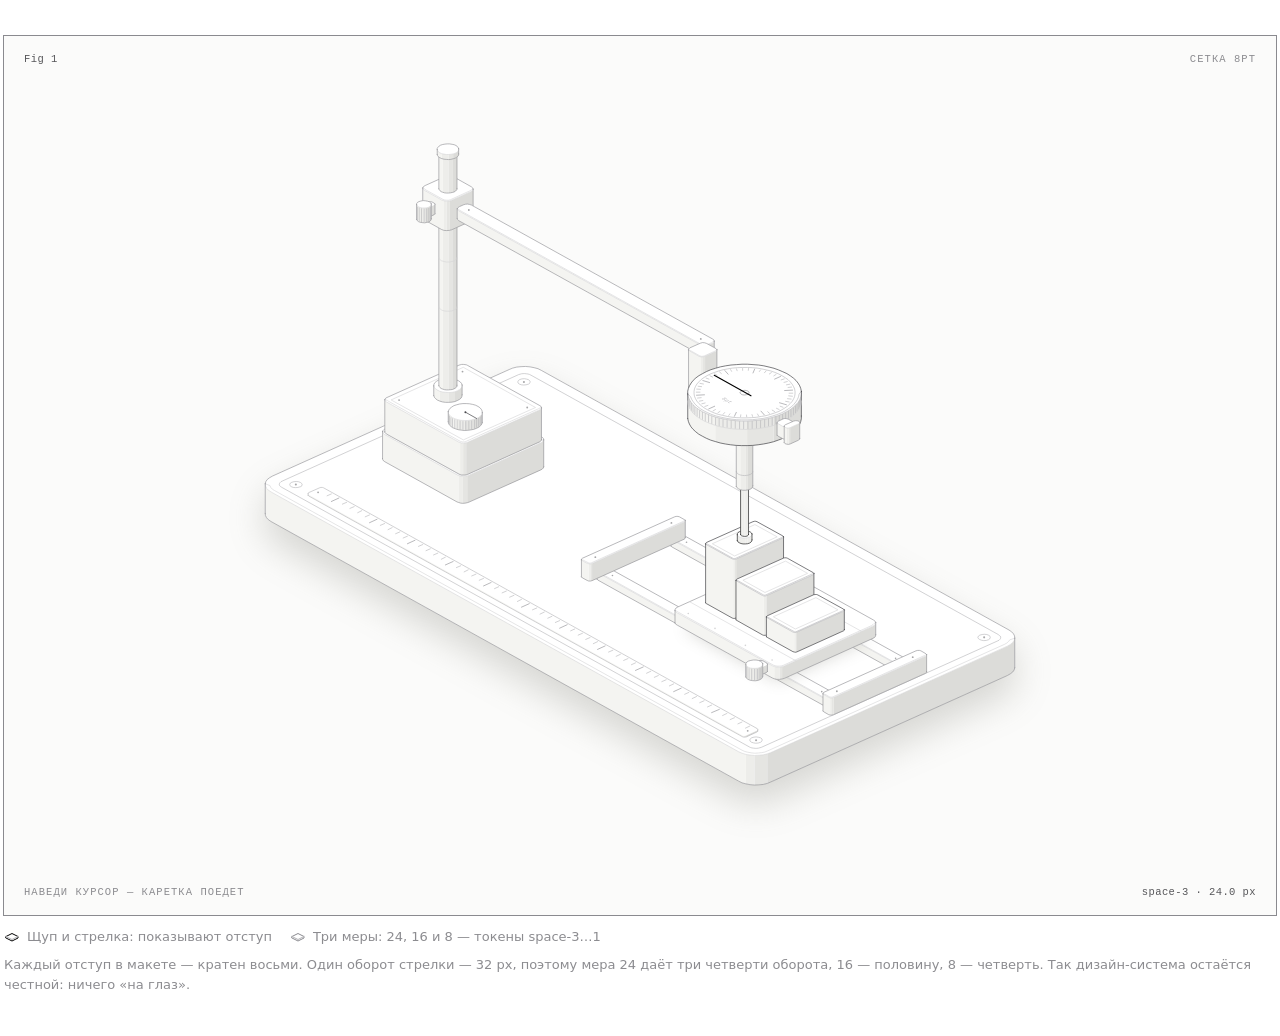
<file: assets/spacing-gauge.html>
<!doctype html><html lang="ru"><head><meta charset="utf-8"><meta name="viewport" content="width=device-width, initial-scale=1"><title>Сетка 8pt</title><style>
.iso{
  --anatomy-page:#0b0b0b;--anatomy-card:#131313;--anatomy-text:#a3a3a3;--anatomy-strong:#e6e6e6;--anatomy-muted:#6e6e6e;
  --anatomy-paper:#131313;--anatomy-face:#1b1b1b;--anatomy-top:#1c1c1c;
  --anatomy-shade-0:#0f0f0f;--anatomy-shade-1:#121212;--anatomy-shade-2:#151515;--anatomy-shade-3:#181818;
  --anatomy-lit-top:#262626;--anatomy-lit-shade:#1d1d1d;
  --anatomy-hi:#d4d4d4;--anatomy-mid:#6a6a6a;--anatomy-lo:#3e3e3e;--anatomy-faint:#2a2a2a;--anatomy-lit:#ffffff;
  --anatomy-halo:#050505;--anatomy-halo-opacity:.9;--anatomy-dot:#e6e6e6;
  --anatomy-red:#ff6b6b;--anatomy-green:#6be0a0;--anatomy-blue:#6b9bff;
  --anatomy-weight:.6px;--anatomy-ease:cubic-bezier(.32,.72,0,1);
  --anatomy-mono:ui-monospace,"SF Mono",Menlo,Consolas,monospace;
  --anatomy-lift:inset 0 1px 0 0 #ffffff0a,inset 0 0 0 1px #ffffff06,0 0 0 1px #00000026,0 1px 1px -.5px #00000014,0 3px 3px -1.5px #00000014,0 6px 6px -3px #00000014,0 12px 12px -6px #00000014;
}
.iso[data-theme="light"]{
  --anatomy-page:#f2f2ef;--anatomy-card:#fbfbfa;--anatomy-text:#57575a;--anatomy-strong:#18181a;--anatomy-muted:#8c8c90;
  --anatomy-paper:#fbfbfa;--anatomy-face:#ffffff;--anatomy-top:#ffffff;
  --anatomy-shade-0:#dcdcd9;--anatomy-shade-1:#e5e5e2;--anatomy-shade-2:#ededea;--anatomy-shade-3:#f4f4f1;
  --anatomy-lit-top:#ffffff;--anatomy-lit-shade:#eeeeeb;
  --anatomy-hi:#26262a;--anatomy-mid:#8a8a8f;--anatomy-lo:#b4b4b8;--anatomy-faint:#d4d4d6;--anatomy-lit:#000000;
  --anatomy-halo:#8a8a80;--anatomy-halo-opacity:.32;--anatomy-dot:#3a3a3e;
  --anatomy-red:#e5484d;--anatomy-green:#30a46c;--anatomy-blue:#3e63dd;
  --anatomy-lift:inset 0 1px 0 0 #ffffff,0 0 0 1px #0000000f,0 1px 1px -.5px #0000000a,0 3px 3px -1.5px #0000000a,0 6px 6px -3px #0000000a,0 12px 12px -6px #0000000a;
}
.iso-svg{display:block;width:100%;height:auto;overflow:visible}
.iso-svg path,.iso-svg circle{vector-effect:non-scaling-stroke}
.iso-fill{fill:var(--anatomy-paper);stroke:none}
.iso-solid[data-lit]>.iso-fill{fill:var(--anatomy-face)}
.iso-shade,.iso-top{stroke:none}
.iso-shade[data-shade="0"]{fill:var(--anatomy-shade-0)}
.iso-shade[data-shade="1"]{fill:var(--anatomy-shade-1)}
.iso-shade[data-shade="2"]{fill:var(--anatomy-shade-2)}
.iso-shade[data-shade="3"]{fill:var(--anatomy-shade-3)}
.iso-top{fill:var(--anatomy-top)}
.iso-solid[data-lit]>.iso-top{fill:var(--anatomy-lit-top)}
.iso-solid[data-lit]>.iso-shade{fill:var(--anatomy-lit-shade)}
.iso-solid[data-seamless]>.iso-shade,.iso-solid[data-seamless]>.iso-top{stroke-width:.4;stroke-linejoin:round}
.iso-solid[data-seamless]>.iso-shade[data-shade="0"]{stroke:var(--anatomy-shade-0)}
.iso-solid[data-seamless]>.iso-shade[data-shade="1"]{stroke:var(--anatomy-shade-1)}
.iso-solid[data-seamless]>.iso-shade[data-shade="2"]{stroke:var(--anatomy-shade-2)}
.iso-solid[data-seamless]>.iso-shade[data-shade="3"]{stroke:var(--anatomy-shade-3)}
.iso-solid[data-seamless]>.iso-top{stroke:var(--anatomy-top)}
.iso-solid[data-seamless][data-lit]>.iso-top{stroke:var(--anatomy-lit-top)}
.iso-solid[data-seamless][data-lit]>.iso-shade{stroke:var(--anatomy-lit-shade)}
.iso-solid[data-lit]>.iso-edge{stroke:var(--anatomy-lit)}
.iso-halo{fill:var(--anatomy-halo);stroke:none;filter:blur(9px);opacity:var(--anatomy-halo-opacity);transform:translateY(3px)}
.iso-line{fill:none;stroke:var(--anatomy-lo);stroke-width:var(--anatomy-weight);stroke-linecap:round;stroke-linejoin:round}
.iso-line[data-tone="hi"]{stroke:var(--anatomy-hi)}
.iso-line[data-tone="mid"]{stroke:var(--anatomy-mid)}
.iso-line[data-tone="lo"]{stroke:var(--anatomy-lo)}
.iso-line[data-tone="faint"]{stroke:var(--anatomy-faint)}
.iso-line[data-tone="lit"]{stroke:var(--anatomy-lit)}
.iso-line[data-tone="red"]{stroke:var(--anatomy-red)}
.iso-line[data-tone="green"]{stroke:var(--anatomy-green)}
.iso-line[data-tone="blue"]{stroke:var(--anatomy-blue)}
.iso-line[data-dotted]{stroke-dasharray:.01 3.5;stroke-width:1}
.iso-line[data-dashed]{stroke-dasharray:3 3}
.iso-line[data-flow]{stroke-dasharray:2 6}
.iso-wire-end{fill:var(--anatomy-paper);stroke:var(--anatomy-lo);stroke-width:var(--anatomy-weight)}
.iso-wire[data-tone="hi"] .iso-wire-end{stroke:var(--anatomy-hi)}
.iso-wire[data-tone="mid"] .iso-wire-end{stroke:var(--anatomy-mid)}
.iso-wire[data-tone="faint"] .iso-wire-end{stroke:var(--anatomy-faint)}
.iso-wire[data-tone="lit"] .iso-wire-end{stroke:var(--anatomy-lit)}
.iso-dots circle{fill:var(--anatomy-dot);stroke:none;opacity:.32}
.iso-dots[data-tone="hi"] circle{opacity:.85}
.iso-dots[data-tone="mid"] circle{opacity:.45}
.iso-dots[data-tone="lo"] circle{opacity:.22}
.iso-dots[data-tone="faint"] circle{opacity:.12}
.iso-face-text{fill:var(--anatomy-mid);font-family:var(--anatomy-mono);letter-spacing:.04em}
.iso-face-text[data-tone="hi"]{fill:var(--anatomy-hi)}
.iso-face-text[data-tone="lo"]{fill:var(--anatomy-lo)}
.iso-face-text[data-tone="faint"]{fill:var(--anatomy-faint)}
.tb-body{fill:var(--anatomy-shade-2);stroke:none}
.tb-shine{fill:var(--anatomy-top);stroke:none}
.tb-shade{fill:var(--anatomy-shade-0);stroke:none}
.tb-ring{fill:none;stroke:var(--anatomy-lo);stroke-width:.45;stroke-linecap:butt;stroke-linejoin:round}
.tb-ring[data-tone="mid"]{stroke:var(--anatomy-mid)}
.tb-ring[data-tone="faint"]{stroke:var(--anatomy-faint)}
.tb-ring[data-tone="hi"]{stroke:var(--anatomy-hi)}
@keyframes iso-flow{to{stroke-dashoffset:-32}}
@keyframes iso-pulse{0%,100%{opacity:.18}12%{opacity:1}40%{opacity:.18}}
.iso-line[data-flow]{animation:iso-flow 1600ms linear infinite}
.iso-dots circle[data-pulse]{animation:iso-pulse 1600ms steps(1,end) infinite;animation-delay:var(--pulse-at,0ms)}
.iso-figure{margin:32px 0 36px}
.iso-plate{position:relative;padding:52px 24px;border-radius:0;background:var(--anatomy-card);box-shadow:0 0 0 1px var(--anatomy-mid);--anatomy-paper:var(--anatomy-card)}
.iso-plate-corners{position:absolute;inset:18px 20px;pointer-events:none}
.iso-plate-corner{position:absolute;color:var(--anatomy-muted);font-family:var(--anatomy-mono);font-size:10.5px;line-height:1;letter-spacing:.04em;white-space:nowrap}
.iso-plate-corner[data-corner="fig"]{top:0;left:0;color:var(--anatomy-text)}
.iso-plate-corner[data-corner="title"]{top:0;right:0;text-transform:uppercase;letter-spacing:.1em}
.iso-plate-corner[data-corner="hint"]{bottom:0;left:0;text-transform:uppercase;letter-spacing:.1em}
.iso-plate-corner[data-corner="readout"]{right:0;bottom:0;color:var(--anatomy-text);font-variant-numeric:tabular-nums}
.iso-plate .iso-svg{margin:0 auto}
.iso-legend{display:grid;gap:8px;margin-top:12px;color:var(--anatomy-muted);font-size:13px;line-height:1.55}
.iso-keys{display:flex;flex-wrap:wrap;gap:6px 18px}
.iso-key{display:inline-flex;align-items:center;gap:7px}
.iso-swatch{width:16px;height:10px;flex:none;overflow:visible}
.iso-swatch path{fill:none;stroke:var(--anatomy-hi);stroke-width:1;vector-effect:non-scaling-stroke;stroke-linejoin:round;stroke-linecap:round}
.iso-swatch[data-mark="raised"] path,.iso-swatch[data-mark="flat"] path{stroke:var(--anatomy-mid)}
.iso-swatch[data-mark="lit"] path{stroke:var(--anatomy-lit)}
.iso-swatch[data-mark="dim"] path{stroke:var(--anatomy-lo)}
.iso-swatch[data-mark="dotted"] path{stroke-dasharray:.01 3;stroke-width:1.4}
.iso-swatch[data-mark="dashed"] path{stroke-dasharray:3 2.5}
.iso-swatch[data-mark="red"] path{stroke:var(--anatomy-red)}
.iso-swatch[data-mark="green"] path{stroke:var(--anatomy-green)}
.iso-swatch[data-mark="blue"] path{stroke:var(--anatomy-blue)}
.iso-swatch-crease{stroke:var(--anatomy-lo)!important}
@media (max-width:560px){.iso-plate{padding:48px 12px 70px}.iso-plate-corner[data-corner="hint"]{bottom:18px}}
@media (prefers-reduced-motion:reduce){.iso-line[data-flow],.iso-dots circle[data-pulse]{animation:none}}

*{box-sizing:border-box}
html{color-scheme:dark}
body[data-theme="light"]{color-scheme:light}
body{margin:0;background:var(--anatomy-page);color:var(--anatomy-text);font:14px/1.6 ui-sans-serif,system-ui,-apple-system,"Segoe UI",sans-serif;-webkit-font-smoothing:antialiased}
.iso-page{width:min(650px,100% - 32px);margin:64px auto 96px}
html{background:transparent!important;color-scheme:light!important;overflow:hidden}body{background:transparent!important;overflow:hidden}.iso-page{margin:0 auto!important;width:100%!important;padding:4px}.iso{--anatomy-page:transparent}</style></head><body class="iso" data-theme="light"><main class="iso-page"><figure class="iso-figure"><div class="iso-plate"><div class="iso-plate-corners" aria-hidden="true"><span class="iso-plate-corner" data-corner="fig">Fig 1</span><span class="iso-plate-corner" data-corner="title">Сетка 8pt</span><span class="iso-plate-corner" data-corner="hint">Наведи курсор — каретка поедет</span><span class="iso-plate-corner" data-corner="readout" data-readout>space-3 · 24.0 px</span></div><div class="iso-stage" tabindex="0" role="slider" aria-label="Сетка 8pt: стрелки двигают каретку от меры к мере" aria-valuemin="0" aria-valuemax="24" aria-valuenow="24"><svg xmlns="http://www.w3.org/2000/svg" class="iso-svg" viewBox="0 0 600 380" role="img" aria-label="Измерительная головка на поверочной плите. Под щупом каретка с тремя концевыми мерами высотой 24, 16 и 8 — это токены отступов space-3, space-2 и space-1. Где остановится каретка, туда опускается щуп, а стрелка поворачивается на ту же величину."><path class="iso-halo" d="M116.3 200L116.6 199L117.3 197.9L118.5 197L119.9 196.2L235.9 144L237.6 143.3L239.6 142.9L241.7 142.6L243.9 142.6L246.1 142.7L248.1 143.1L250 143.7L251.6 144.4L480.9 271.7L482.2 272.6L483.1 273.6L483.6 274.7L483.7 275.8L483.7 290.2L483.4 291.3L482.7 292.3L481.5 293.3L480.1 294.1L364.1 346.3L362.4 346.9L360.4 347.4L358.3 347.6L356.1 347.7L353.9 347.5L351.9 347.2L350 346.6L348.4 345.9L119.1 218.5L117.8 217.7L116.9 216.7L116.4 215.6L116.3 214.5Z"/><g class="iso-solid"><path class="iso-fill" d="M232.1 174.7L232.3 173.7L232.9 172.6L233.9 171.6L235.4 170.8L237.1 170.2L239.1 169.8L241.3 169.6L243.5 169.6L245.6 169.9L247.5 170.5L249.1 171.2L250.4 172.1L251.2 173.1L251.6 174.2L251.6 176.1L251.5 177.2L250.9 178.2L249.9 179.2L248.4 180L246.6 180.6L244.6 181.1L242.5 181.2L240.3 181.2L238.2 180.9L236.3 180.4L234.6 179.6L233.4 178.8L232.5 177.7L232.1 176.7Z"/><path class="iso-shade" data-shade="0" d="M248.4 180L246.6 180.6L246.6 178.7L248.4 178.1ZM251.6 176.1L251.5 177.2L251.5 175.2L251.6 174.2ZM251.5 177.2L250.9 178.2L250.9 176.3L251.5 175.2ZM250.9 178.2L249.9 179.2L249.9 177.3L250.9 176.3ZM249.9 179.2L248.4 180L248.4 178.1L249.9 177.3Z"/><path class="iso-shade" data-shade="1" d="M246.6 180.6L244.6 181.1L244.6 179.1L246.6 178.7ZM244.6 181.1L242.5 181.2L242.5 179.3L244.6 179.1Z"/><path class="iso-shade" data-shade="2" d="M242.5 181.2L240.3 181.2L240.3 179.3L242.5 179.3ZM240.3 181.2L238.2 180.9L238.2 179L240.3 179.3ZM238.2 180.9L236.3 180.4L236.3 178.4L238.2 179Z"/><path class="iso-shade" data-shade="3" d="M236.3 180.4L234.6 179.6L234.6 177.7L236.3 178.4ZM234.6 179.6L233.4 178.8L233.4 176.8L234.6 177.7ZM233.4 178.8L232.5 177.7L232.5 175.8L233.4 176.8ZM232.5 177.7L232.1 176.7L232.1 174.7L232.5 175.8Z"/><path class="iso-top" d="M248.4 178.1L246.6 178.7L244.6 179.1L242.5 179.3L240.3 179.3L238.2 179L236.3 178.4L234.6 177.7L233.4 176.8L232.5 175.8L232.1 174.7L232.3 173.7L232.9 172.6L233.9 171.6L235.4 170.8L237.1 170.2L239.1 169.8L241.3 169.6L243.5 169.6L245.6 169.9L247.5 170.5L249.1 171.2L250.4 172.1L251.2 173.1L251.6 174.2L251.5 175.2L250.9 176.3L249.9 177.3Z"/><path class="iso-line iso-crease" data-tone="faint" d="M251.6 174.2L251.5 175.2L250.9 176.3L249.9 177.3L248.4 178.1L246.6 178.7L244.6 179.1L242.5 179.3L240.3 179.3L238.2 179L236.3 178.4L234.6 177.7L233.4 176.8L232.5 175.8L232.1 174.7"/><path class="iso-line iso-edge" data-tone="lo" d="M232.1 174.7L232.3 173.7L232.9 172.6L233.9 171.6L235.4 170.8L237.1 170.2L239.1 169.8L241.3 169.6L243.5 169.6L245.6 169.9L247.5 170.5L249.1 171.2L250.4 172.1L251.2 173.1L251.6 174.2M251.6 176.1L251.5 177.2L250.9 178.2L249.9 179.2L248.4 180L246.6 180.6L244.6 181.1L242.5 181.2L240.3 181.2L238.2 180.9L236.3 180.4L234.6 179.6L233.4 178.8L232.5 177.7L232.1 176.7M232.1 174.7L232.1 176.7M251.6 174.2L251.6 176.1"/></g><g class="iso-solid"><path class="iso-fill" d="M234.4 170.6L234.5 169.7L234.9 168.9L235.7 168.2L236.8 167.6L238.2 167.1L239.8 166.7L241.4 166.6L243.1 166.6L244.7 166.9L246.2 167.3L247.5 167.8L248.5 168.5L249.1 169.3L249.4 170.1L249.4 174.2L249.3 175.1L248.8 175.9L248 176.6L246.9 177.2L245.5 177.7L244 178.1L242.3 178.2L240.6 178.2L239 177.9L237.6 177.5L236.3 177L235.3 176.3L234.7 175.5L234.4 174.7Z"/><path class="iso-shade" data-shade="0" d="M246.9 177.2L245.5 177.7L245.5 173.6L246.9 173.1ZM249.4 174.2L249.3 175.1L249.3 171L249.4 170.1ZM249.3 175.1L248.8 175.9L248.8 171.8L249.3 171ZM248.8 175.9L248 176.6L248 172.5L248.8 171.8ZM248 176.6L246.9 177.2L246.9 173.1L248 172.5Z"/><path class="iso-shade" data-shade="1" d="M245.5 177.7L244 178.1L244 174L245.5 173.6ZM244 178.1L242.3 178.2L242.3 174.1L244 174Z"/><path class="iso-shade" data-shade="2" d="M242.3 178.2L240.6 178.2L240.6 174.1L242.3 174.1ZM240.6 178.2L239 177.9L239 173.8L240.6 174.1ZM239 177.9L237.6 177.5L237.6 173.4L239 173.8Z"/><path class="iso-shade" data-shade="3" d="M237.6 177.5L236.3 177L236.3 172.9L237.6 173.4ZM236.3 177L235.3 176.3L235.3 172.2L236.3 172.9ZM235.3 176.3L234.7 175.5L234.7 171.4L235.3 172.2ZM234.7 175.5L234.4 174.7L234.4 170.6L234.7 171.4Z"/><path class="iso-top" d="M246.9 173.1L245.5 173.6L244 174L242.3 174.1L240.6 174.1L239 173.8L237.6 173.4L236.3 172.9L235.3 172.2L234.7 171.4L234.4 170.6L234.5 169.7L234.9 168.9L235.7 168.2L236.8 167.6L238.2 167.1L239.8 166.7L241.4 166.6L243.1 166.6L244.7 166.9L246.2 167.3L247.5 167.8L248.5 168.5L249.1 169.3L249.4 170.1L249.3 171L248.8 171.8L248 172.5Z"/><path class="iso-line iso-crease" data-tone="faint" d="M249.4 170.1L249.3 171L248.8 171.8L248 172.5L246.9 173.1L245.5 173.6L244 174L242.3 174.1L240.6 174.1L239 173.8L237.6 173.4L236.3 172.9L235.3 172.2L234.7 171.4L234.4 170.6"/><path class="iso-line iso-edge" data-tone="mid" d="M234.4 170.6L234.5 169.7L234.9 168.9L235.7 168.2L236.8 167.6L238.2 167.1L239.8 166.7L241.4 166.6L243.1 166.6L244.7 166.9L246.2 167.3L247.5 167.8L248.5 168.5L249.1 169.3L249.4 170.1M249.4 174.2L249.3 175.1L248.8 175.9L248 176.6L246.9 177.2L245.5 177.7L244 178.1L242.3 178.2L240.6 178.2L239 177.9L237.6 177.5L236.3 177L235.3 176.3L234.7 175.5L234.4 174.7M234.4 170.6L234.4 174.7M249.4 170.1L249.4 174.2"/></g><g class="iso-solid"><path class="iso-fill" d="M145.2 213.9L145.3 212.8L145.9 211.7L147 210.8L148.4 210L150.2 209.3L152.2 208.9L154.3 208.7L156.5 208.8L158.6 209.1L160.5 209.6L162.2 210.3L163.4 211.2L164.3 212.2L164.7 213.3L164.7 215.2L164.5 216.3L163.9 217.4L162.9 218.3L161.5 219.1L159.7 219.8L157.7 220.2L155.5 220.4L153.3 220.3L151.2 220L149.3 219.5L147.7 218.8L146.4 217.9L145.6 216.9L145.2 215.8Z"/><path class="iso-shade" data-shade="0" d="M161.5 219.1L159.7 219.8L159.7 217.9L161.5 217.2ZM164.7 215.2L164.5 216.3L164.5 214.4L164.7 213.3ZM164.5 216.3L163.9 217.4L163.9 215.4L164.5 214.4ZM163.9 217.4L162.9 218.3L162.9 216.4L163.9 215.4ZM162.9 218.3L161.5 219.1L161.5 217.2L162.9 216.4Z"/><path class="iso-shade" data-shade="1" d="M159.7 219.8L157.7 220.2L157.7 218.3L159.7 217.9ZM157.7 220.2L155.5 220.4L155.5 218.5L157.7 218.3Z"/><path class="iso-shade" data-shade="2" d="M155.5 220.4L153.3 220.3L153.3 218.4L155.5 218.5ZM153.3 220.3L151.2 220L151.2 218.1L153.3 218.4ZM151.2 220L149.3 219.5L149.3 217.6L151.2 218.1Z"/><path class="iso-shade" data-shade="3" d="M149.3 219.5L147.7 218.8L147.7 216.9L149.3 217.6ZM147.7 218.8L146.4 217.9L146.4 216L147.7 216.9ZM146.4 217.9L145.6 216.9L145.6 215L146.4 216ZM145.6 216.9L145.2 215.8L145.2 213.9L145.6 215Z"/><path class="iso-top" d="M161.5 217.2L159.7 217.9L157.7 218.3L155.5 218.5L153.3 218.4L151.2 218.1L149.3 217.6L147.7 216.9L146.4 216L145.6 215L145.2 213.9L145.3 212.8L145.9 211.7L147 210.8L148.4 210L150.2 209.3L152.2 208.9L154.3 208.7L156.5 208.8L158.6 209.1L160.5 209.6L162.2 210.3L163.4 211.2L164.3 212.2L164.7 213.3L164.5 214.4L163.9 215.4L162.9 216.4Z"/><path class="iso-line iso-crease" data-tone="faint" d="M164.7 213.3L164.5 214.4L163.9 215.4L162.9 216.4L161.5 217.2L159.7 217.9L157.7 218.3L155.5 218.5L153.3 218.4L151.2 218.1L149.3 217.6L147.7 216.9L146.4 216L145.6 215L145.2 213.9"/><path class="iso-line iso-edge" data-tone="lo" d="M145.2 213.9L145.3 212.8L145.9 211.7L147 210.8L148.4 210L150.2 209.3L152.2 208.9L154.3 208.7L156.5 208.8L158.6 209.1L160.5 209.6L162.2 210.3L163.4 211.2L164.3 212.2L164.7 213.3M164.7 215.2L164.5 216.3L163.9 217.4L162.9 218.3L161.5 219.1L159.7 219.8L157.7 220.2L155.5 220.4L153.3 220.3L151.2 220L149.3 219.5L147.7 218.8L146.4 217.9L145.6 216.9L145.2 215.8M145.2 213.9L145.2 215.8M164.7 213.3L164.7 215.2"/></g><g class="iso-solid"><path class="iso-fill" d="M147.4 209.7L147.5 208.9L148 208.1L148.8 207.3L149.9 206.7L151.3 206.2L152.8 205.9L154.5 205.7L156.2 205.8L157.8 206L159.3 206.4L160.5 207L161.5 207.7L162.1 208.4L162.4 209.3L162.4 213.4L162.3 214.2L161.9 215L161.1 215.8L160 216.4L158.6 216.9L157 217.2L155.4 217.4L153.7 217.3L152.1 217.1L150.6 216.7L149.3 216.1L148.4 215.4L147.7 214.7L147.4 213.8Z"/><path class="iso-shade" data-shade="0" d="M160 216.4L158.6 216.9L158.6 212.8L160 212.3ZM162.4 213.4L162.3 214.2L162.3 210.1L162.4 209.3ZM162.3 214.2L161.9 215L161.9 210.9L162.3 210.1ZM161.9 215L161.1 215.8L161.1 211.7L161.9 210.9ZM161.1 215.8L160 216.4L160 212.3L161.1 211.7Z"/><path class="iso-shade" data-shade="1" d="M158.6 216.9L157 217.2L157 213.1L158.6 212.8ZM157 217.2L155.4 217.4L155.4 213.2L157 213.1Z"/><path class="iso-shade" data-shade="2" d="M155.4 217.4L153.7 217.3L153.7 213.2L155.4 213.2ZM153.7 217.3L152.1 217.1L152.1 213L153.7 213.2ZM152.1 217.1L150.6 216.7L150.6 212.6L152.1 213Z"/><path class="iso-shade" data-shade="3" d="M150.6 216.7L149.3 216.1L149.3 212L150.6 212.6ZM149.3 216.1L148.4 215.4L148.4 211.3L149.3 212ZM148.4 215.4L147.7 214.7L147.7 210.5L148.4 211.3ZM147.7 214.7L147.4 213.8L147.4 209.7L147.7 210.5Z"/><path class="iso-top" d="M160 212.3L158.6 212.8L157 213.1L155.4 213.2L153.7 213.2L152.1 213L150.6 212.6L149.3 212L148.4 211.3L147.7 210.5L147.4 209.7L147.5 208.9L148 208.1L148.8 207.3L149.9 206.7L151.3 206.2L152.8 205.9L154.5 205.7L156.2 205.8L157.8 206L159.3 206.4L160.5 207L161.5 207.7L162.1 208.4L162.4 209.3L162.3 210.1L161.9 210.9L161.1 211.7Z"/><path class="iso-line iso-crease" data-tone="faint" d="M162.4 209.3L162.3 210.1L161.9 210.9L161.1 211.7L160 212.3L158.6 212.8L157 213.1L155.4 213.2L153.7 213.2L152.1 213L150.6 212.6L149.3 212L148.4 211.3L147.7 210.5L147.4 209.7"/><path class="iso-line iso-edge" data-tone="mid" d="M147.4 209.7L147.5 208.9L148 208.1L148.8 207.3L149.9 206.7L151.3 206.2L152.8 205.9L154.5 205.7L156.2 205.8L157.8 206L159.3 206.4L160.5 207L161.5 207.7L162.1 208.4L162.4 209.3M162.4 213.4L162.3 214.2L161.9 215L161.1 215.8L160 216.4L158.6 216.9L157 217.2L155.4 217.4L153.7 217.3L152.1 217.1L150.6 216.7L149.3 216.1L148.4 215.4L147.7 214.7L147.4 213.8M147.4 209.7L147.4 213.8M162.4 209.3L162.4 213.4"/></g><g class="iso-solid"><path class="iso-fill" d="M435.3 287.6L435.5 286.5L436.1 285.4L437.1 284.5L438.5 283.7L440.3 283L442.3 282.6L444.5 282.4L446.7 282.5L448.8 282.8L450.7 283.3L452.3 284L453.6 284.9L454.4 285.9L454.8 287L454.8 288.9L454.7 290L454.1 291.1L453 292L451.6 292.8L449.8 293.5L447.8 293.9L445.7 294.1L443.5 294L441.4 293.7L439.5 293.2L437.8 292.5L436.6 291.6L435.7 290.6L435.3 289.5Z"/><path class="iso-shade" data-shade="0" d="M451.6 292.8L449.8 293.5L449.8 291.5L451.6 290.9ZM454.8 288.9L454.7 290L454.7 288.1L454.8 287ZM454.7 290L454.1 291.1L454.1 289.1L454.7 288.1ZM454.1 291.1L453 292L453 290.1L454.1 289.1ZM453 292L451.6 292.8L451.6 290.9L453 290.1Z"/><path class="iso-shade" data-shade="1" d="M449.8 293.5L447.8 293.9L447.8 292L449.8 291.5ZM447.8 293.9L445.7 294.1L445.7 292.1L447.8 292Z"/><path class="iso-shade" data-shade="2" d="M445.7 294.1L443.5 294L443.5 292.1L445.7 292.1ZM443.5 294L441.4 293.7L441.4 291.8L443.5 292.1ZM441.4 293.7L439.5 293.2L439.5 291.3L441.4 291.8Z"/><path class="iso-shade" data-shade="3" d="M439.5 293.2L437.8 292.5L437.8 290.5L439.5 291.3ZM437.8 292.5L436.6 291.6L436.6 289.7L437.8 290.5ZM436.6 291.6L435.7 290.6L435.7 288.7L436.6 289.7ZM435.7 290.6L435.3 289.5L435.3 287.6L435.7 288.7Z"/><path class="iso-top" d="M451.6 290.9L449.8 291.5L447.8 292L445.7 292.1L443.5 292.1L441.4 291.8L439.5 291.3L437.8 290.5L436.6 289.7L435.7 288.7L435.3 287.6L435.5 286.5L436.1 285.4L437.1 284.5L438.5 283.7L440.3 283L442.3 282.6L444.5 282.4L446.7 282.5L448.8 282.8L450.7 283.3L452.3 284L453.6 284.9L454.4 285.9L454.8 287L454.7 288.1L454.1 289.1L453 290.1Z"/><path class="iso-line iso-crease" data-tone="faint" d="M454.8 287L454.7 288.1L454.1 289.1L453 290.1L451.6 290.9L449.8 291.5L447.8 292L445.7 292.1L443.5 292.1L441.4 291.8L439.5 291.3L437.8 290.5L436.6 289.7L435.7 288.7L435.3 287.6"/><path class="iso-line iso-edge" data-tone="lo" d="M435.3 287.6L435.5 286.5L436.1 285.4L437.1 284.5L438.5 283.7L440.3 283L442.3 282.6L444.5 282.4L446.7 282.5L448.8 282.8L450.7 283.3L452.3 284L453.6 284.9L454.4 285.9L454.8 287M454.8 288.9L454.7 290L454.1 291.1L453 292L451.6 292.8L449.8 293.5L447.8 293.9L445.7 294.1L443.5 294L441.4 293.7L439.5 293.2L437.8 292.5L436.6 291.6L435.7 290.6L435.3 289.5M435.3 287.6L435.3 289.5M454.8 287L454.8 288.9"/></g><g class="iso-solid"><path class="iso-fill" d="M437.6 283.4L437.7 282.6L438.1 281.8L438.9 281L440 280.4L441.4 279.9L443 279.6L444.6 279.4L446.3 279.5L447.9 279.7L449.4 280.1L450.7 280.7L451.6 281.4L452.3 282.1L452.6 283L452.6 287.1L452.5 287.9L452 288.7L451.2 289.4L450.1 290.1L448.7 290.6L447.2 290.9L445.5 291L443.8 291L442.2 290.8L440.7 290.4L439.5 289.8L438.5 289.1L437.9 288.3L437.6 287.5Z"/><path class="iso-shade" data-shade="0" d="M450.1 290.1L448.7 290.6L448.7 286.5L450.1 286ZM452.6 287.1L452.5 287.9L452.5 283.8L452.6 283ZM452.5 287.9L452 288.7L452 284.6L452.5 283.8ZM452 288.7L451.2 289.4L451.2 285.3L452 284.6ZM451.2 289.4L450.1 290.1L450.1 286L451.2 285.3Z"/><path class="iso-shade" data-shade="1" d="M448.7 290.6L447.2 290.9L447.2 286.8L448.7 286.5ZM447.2 290.9L445.5 291L445.5 286.9L447.2 286.8Z"/><path class="iso-shade" data-shade="2" d="M445.5 291L443.8 291L443.8 286.9L445.5 286.9ZM443.8 291L442.2 290.8L442.2 286.7L443.8 286.9ZM442.2 290.8L440.7 290.4L440.7 286.3L442.2 286.7Z"/><path class="iso-shade" data-shade="3" d="M440.7 290.4L439.5 289.8L439.5 285.7L440.7 286.3ZM439.5 289.8L438.5 289.1L438.5 285L439.5 285.7ZM438.5 289.1L437.9 288.3L437.9 284.2L438.5 285ZM437.9 288.3L437.6 287.5L437.6 283.4L437.9 284.2Z"/><path class="iso-top" d="M450.1 286L448.7 286.5L447.2 286.8L445.5 286.9L443.8 286.9L442.2 286.7L440.7 286.3L439.5 285.7L438.5 285L437.9 284.2L437.6 283.4L437.7 282.6L438.1 281.8L438.9 281L440 280.4L441.4 279.9L443 279.6L444.6 279.4L446.3 279.5L447.9 279.7L449.4 280.1L450.7 280.7L451.6 281.4L452.3 282.1L452.6 283L452.5 283.8L452 284.6L451.2 285.3Z"/><path class="iso-line iso-crease" data-tone="faint" d="M452.6 283L452.5 283.8L452 284.6L451.2 285.3L450.1 286L448.7 286.5L447.2 286.8L445.5 286.9L443.8 286.9L442.2 286.7L440.7 286.3L439.5 285.7L438.5 285L437.9 284.2L437.6 283.4"/><path class="iso-line iso-edge" data-tone="mid" d="M437.6 283.4L437.7 282.6L438.1 281.8L438.9 281L440 280.4L441.4 279.9L443 279.6L444.6 279.4L446.3 279.5L447.9 279.7L449.4 280.1L450.7 280.7L451.6 281.4L452.3 282.1L452.6 283M452.6 287.1L452.5 287.9L452 288.7L451.2 289.4L450.1 290.1L448.7 290.6L447.2 290.9L445.5 291L443.8 291L442.2 290.8L440.7 290.4L439.5 289.8L438.5 289.1L437.9 288.3L437.6 287.5M437.6 283.4L437.6 287.5M452.6 283L452.6 287.1"/></g><g class="iso-solid"><path class="iso-fill" d="M348.4 326.7L348.5 325.6L349.1 324.6L350.1 323.6L351.6 322.8L353.4 322.2L355.4 321.8L357.5 321.6L359.7 321.6L361.8 321.9L363.7 322.4L365.4 323.2L366.6 324.1L367.5 325.1L367.9 326.1L367.9 328.1L367.7 329.2L367.1 330.2L366.1 331.2L364.6 332L362.9 332.6L360.9 333L358.7 333.2L356.5 333.2L354.4 332.9L352.5 332.3L350.9 331.6L349.6 330.7L348.8 329.7L348.4 328.7Z"/><path class="iso-shade" data-shade="0" d="M364.6 332L362.9 332.6L362.9 330.7L364.6 330.1ZM367.9 328.1L367.7 329.2L367.7 327.2L367.9 326.1ZM367.7 329.2L367.1 330.2L367.1 328.3L367.7 327.2ZM367.1 330.2L366.1 331.2L366.1 329.2L367.1 328.3ZM366.1 331.2L364.6 332L364.6 330.1L366.1 329.2Z"/><path class="iso-shade" data-shade="1" d="M362.9 332.6L360.9 333L360.9 331.1L362.9 330.7ZM360.9 333L358.7 333.2L358.7 331.3L360.9 331.1Z"/><path class="iso-shade" data-shade="2" d="M358.7 333.2L356.5 333.2L356.5 331.2L358.7 331.3ZM356.5 333.2L354.4 332.9L354.4 330.9L356.5 331.2ZM354.4 332.9L352.5 332.3L352.5 330.4L354.4 330.9Z"/><path class="iso-shade" data-shade="3" d="M352.5 332.3L350.9 331.6L350.9 329.7L352.5 330.4ZM350.9 331.6L349.6 330.7L349.6 328.8L350.9 329.7ZM349.6 330.7L348.8 329.7L348.8 327.8L349.6 328.8ZM348.8 329.7L348.4 328.7L348.4 326.7L348.8 327.8Z"/><path class="iso-top" d="M364.6 330.1L362.9 330.7L360.9 331.1L358.7 331.3L356.5 331.2L354.4 330.9L352.5 330.4L350.9 329.7L349.6 328.8L348.8 327.8L348.4 326.7L348.5 325.6L349.1 324.6L350.1 323.6L351.6 322.8L353.4 322.2L355.4 321.8L357.5 321.6L359.7 321.6L361.8 321.9L363.7 322.4L365.4 323.2L366.6 324.1L367.5 325.1L367.9 326.1L367.7 327.2L367.1 328.3L366.1 329.2Z"/><path class="iso-line iso-crease" data-tone="faint" d="M367.9 326.1L367.7 327.2L367.1 328.3L366.1 329.2L364.6 330.1L362.9 330.7L360.9 331.1L358.7 331.3L356.5 331.2L354.4 330.9L352.5 330.4L350.9 329.7L349.6 328.8L348.8 327.8L348.4 326.7"/><path class="iso-line iso-edge" data-tone="lo" d="M348.4 326.7L348.5 325.6L349.1 324.6L350.1 323.6L351.6 322.8L353.4 322.2L355.4 321.8L357.5 321.6L359.7 321.6L361.8 321.9L363.7 322.4L365.4 323.2L366.6 324.1L367.5 325.1L367.9 326.1M367.9 328.1L367.7 329.2L367.1 330.2L366.1 331.2L364.6 332L362.9 332.6L360.9 333L358.7 333.2L356.5 333.2L354.4 332.9L352.5 332.3L350.9 331.6L349.6 330.7L348.8 329.7L348.4 328.7M348.4 326.7L348.4 328.7M367.9 326.1L367.9 328.1"/></g><g class="iso-solid"><path class="iso-fill" d="M350.6 322.6L350.7 321.7L351.2 320.9L352 320.2L353.1 319.5L354.5 319L356 318.7L357.7 318.6L359.4 318.6L361 318.8L362.4 319.3L363.7 319.8L364.7 320.5L365.3 321.3L365.6 322.1L365.6 326.2L365.5 327L365.1 327.9L364.3 328.6L363.2 329.2L361.8 329.7L360.2 330L358.6 330.2L356.9 330.1L355.3 329.9L353.8 329.5L352.5 328.9L351.5 328.3L350.9 327.5L350.6 326.7Z"/><path class="iso-shade" data-shade="0" d="M363.2 329.2L361.8 329.7L361.8 325.6L363.2 325.1ZM365.6 326.2L365.5 327L365.5 322.9L365.6 322.1ZM365.5 327L365.1 327.9L365.1 323.8L365.5 322.9ZM365.1 327.9L364.3 328.6L364.3 324.5L365.1 323.8ZM364.3 328.6L363.2 329.2L363.2 325.1L364.3 324.5Z"/><path class="iso-shade" data-shade="1" d="M361.8 329.7L360.2 330L360.2 325.9L361.8 325.6ZM360.2 330L358.6 330.2L358.6 326.1L360.2 325.9Z"/><path class="iso-shade" data-shade="2" d="M358.6 330.2L356.9 330.1L356.9 326L358.6 326.1ZM356.9 330.1L355.3 329.9L355.3 325.8L356.9 326ZM355.3 329.9L353.8 329.5L353.8 325.4L355.3 325.8Z"/><path class="iso-shade" data-shade="3" d="M353.8 329.5L352.5 328.9L352.5 324.8L353.8 325.4ZM352.5 328.9L351.5 328.3L351.5 324.2L352.5 324.8ZM351.5 328.3L350.9 327.5L350.9 323.4L351.5 324.2ZM350.9 327.5L350.6 326.7L350.6 322.6L350.9 323.4Z"/><path class="iso-top" d="M363.2 325.1L361.8 325.6L360.2 325.9L358.6 326.1L356.9 326L355.3 325.8L353.8 325.4L352.5 324.8L351.5 324.2L350.9 323.4L350.6 322.6L350.7 321.7L351.2 320.9L352 320.2L353.1 319.5L354.5 319L356 318.7L357.7 318.6L359.4 318.6L361 318.8L362.4 319.3L363.7 319.8L364.7 320.5L365.3 321.3L365.6 322.1L365.5 322.9L365.1 323.8L364.3 324.5Z"/><path class="iso-line iso-crease" data-tone="faint" d="M365.6 322.1L365.5 322.9L365.1 323.8L364.3 324.5L363.2 325.1L361.8 325.6L360.2 325.9L358.6 326.1L356.9 326L355.3 325.8L353.8 325.4L352.5 324.8L351.5 324.2L350.9 323.4L350.6 322.6"/><path class="iso-line iso-edge" data-tone="mid" d="M350.6 322.6L350.7 321.7L351.2 320.9L352 320.2L353.1 319.5L354.5 319L356 318.7L357.7 318.6L359.4 318.6L361 318.8L362.4 319.3L363.7 319.8L364.7 320.5L365.3 321.3L365.6 322.1M365.6 326.2L365.5 327L365.1 327.9L364.3 328.6L363.2 329.2L361.8 329.7L360.2 330L358.6 330.2L356.9 330.1L355.3 329.9L353.8 329.5L352.5 328.9L351.5 328.3L350.9 327.5L350.6 326.7M350.6 322.6L350.6 326.7M365.6 322.1L365.6 326.2"/></g><g class="iso-solid"><path class="iso-fill" d="M116.3 194L116.6 192.9L117.3 191.9L118.5 191L119.9 190.2L235.9 138L237.6 137.3L239.6 136.8L241.7 136.6L243.9 136.5L246.1 136.7L248.1 137.1L250 137.6L251.6 138.4L480.9 265.7L482.2 266.6L483.1 267.6L483.6 268.6L483.7 269.7L483.7 284.2L483.4 285.3L482.7 286.3L481.5 287.2L480.1 288L364.1 340.2L362.4 340.9L360.4 341.4L358.3 341.6L356.1 341.7L353.9 341.5L351.9 341.1L350 340.6L348.4 339.8L119.1 212.5L117.8 211.6L116.9 210.6L116.4 209.6L116.3 208.5Z"/><path class="iso-shade" data-shade="0" d="M483.7 284.2L483.4 285.3L483.4 270.8L483.7 269.7ZM483.4 285.3L482.7 286.3L482.7 271.8L483.4 270.8ZM482.7 286.3L481.5 287.2L481.5 272.8L482.7 271.8ZM481.5 287.2L480.1 288L480.1 273.6L481.5 272.8ZM480.1 288L364.1 340.2L364.1 325.8L480.1 273.6ZM364.1 340.2L362.4 340.9L362.4 326.4L364.1 325.8Z"/><path class="iso-shade" data-shade="1" d="M362.4 340.9L360.4 341.4L360.4 326.9L362.4 326.4ZM360.4 341.4L358.3 341.6L358.3 327.1L360.4 326.9ZM358.3 341.6L356.1 341.7L356.1 327.2L358.3 327.1Z"/><path class="iso-shade" data-shade="2" d="M356.1 341.7L353.9 341.5L353.9 327L356.1 327.2ZM353.9 341.5L351.9 341.1L351.9 326.7L353.9 327Z"/><path class="iso-shade" data-shade="3" d="M351.9 341.1L350 340.6L350 326.1L351.9 326.7ZM350 340.6L348.4 339.8L348.4 325.4L350 326.1ZM348.4 339.8L119.1 212.5L119.1 198L348.4 325.4ZM119.1 212.5L117.8 211.6L117.8 197.1L119.1 198ZM117.8 211.6L116.9 210.6L116.9 196.2L117.8 197.1ZM116.9 210.6L116.4 209.6L116.4 195.1L116.9 196.2ZM116.4 209.6L116.3 208.5L116.3 194L116.4 195.1Z"/><path class="iso-top" d="M480.9 265.7L482.2 266.6L483.1 267.6L483.6 268.6L483.7 269.7L483.4 270.8L482.7 271.8L481.5 272.8L480.1 273.6L364.1 325.8L362.4 326.4L360.4 326.9L358.3 327.1L356.1 327.2L353.9 327L351.9 326.7L350 326.1L348.4 325.4L119.1 198L117.8 197.1L116.9 196.2L116.4 195.1L116.3 194L116.6 192.9L117.3 191.9L118.5 191L119.9 190.2L235.9 138L237.6 137.3L239.6 136.8L241.7 136.6L243.9 136.5L246.1 136.7L248.1 137.1L250 137.6L251.6 138.4Z"/><path class="iso-line iso-crease" data-tone="faint" d="M483.7 269.7L483.4 270.8L482.7 271.8L481.5 272.8L480.1 273.6L364.1 325.8L362.4 326.4L360.4 326.9L358.3 327.1L356.1 327.2L353.9 327L351.9 326.7L350 326.1L348.4 325.4L119.1 198L117.8 197.1L116.9 196.2L116.4 195.1L116.3 194"/><path class="iso-line iso-bevel" data-tone="faint" d="M483.7 269.7L481.3 270.5L480.7 271.3L479.8 272.1L478.5 272.8L362.7 324.9L361.2 325.5L359.7 325.8L358 326L356.2 326.1L354.5 325.9L352.8 325.6L351.3 325.2L350 324.6L120.8 197.3L119.7 196.6L119 195.8L118.6 194.9L116.3 194"/><path class="iso-line iso-edge" data-tone="mid" d="M116.3 194L116.6 192.9L117.3 191.9L118.5 191L119.9 190.2L235.9 138L237.6 137.3L239.6 136.8L241.7 136.6L243.9 136.5L246.1 136.7L248.1 137.1L250 137.6L251.6 138.4L480.9 265.7L482.2 266.6L483.1 267.6L483.6 268.6L483.7 269.7M483.7 284.2L483.4 285.3L482.7 286.3L481.5 287.2L480.1 288L364.1 340.2L362.4 340.9L360.4 341.4L358.3 341.6L356.1 341.7L353.9 341.5L351.9 341.1L350 340.6L348.4 339.8L119.1 212.5L117.8 211.6L116.9 210.6L116.4 209.6L116.3 208.5M483.7 269.7L483.7 284.2M116.3 194L116.3 208.5"/></g><path class="iso-line" data-tone="lo" d="M475.7 268L476.2 268.4L476.6 268.7L476.8 269.1L476.8 269.5L476.7 269.9L476.4 270.3L476 270.7L475.4 271L359.5 323.2L358.8 323.4L358.1 323.6L357.3 323.7L356.5 323.7L355.6 323.6L354.9 323.5L354.2 323.3L353.6 323L124.3 195.7L123.8 195.4L123.4 195L123.2 194.6L123.2 194.2L123.3 193.8L123.6 193.4L124 193L124.6 192.7L240.5 140.5L241.2 140.3L241.9 140.1L242.7 140L243.5 140L244.4 140.1L245.1 140.2L245.8 140.4L246.4 140.7Z"/><path class="iso-line" data-tone="lo" d="M245.2 145.2L244.1 145.5L243 145.6L241.8 145.5L240.8 145.1L240.2 144.6L240.1 144L240.4 143.4L241.1 142.9L242.1 142.6L243.3 142.5L244.4 142.7L245.4 143L246 143.6L246.2 144.1L245.9 144.7ZM470.7 270.5L469.7 270.8L468.5 270.9L467.4 270.7L466.4 270.3L465.8 269.8L465.6 269.2L465.9 268.7L466.6 268.2L467.7 267.9L468.8 267.8L470 267.9L471 268.3L471.6 268.8L471.7 269.4L471.4 270ZM133.4 195.5L132.3 195.8L131.2 195.9L130 195.8L129 195.4L128.4 194.9L128.3 194.3L128.6 193.7L129.3 193.3L130.3 193L131.5 192.9L132.6 193L133.6 193.4L134.2 193.9L134.4 194.5L134.1 195.1ZM358.9 320.8L357.9 321.1L356.7 321.2L355.6 321L354.6 320.7L354 320.2L353.8 319.6L354.1 319L354.8 318.5L355.9 318.2L357 318.1L358.2 318.3L359.2 318.6L359.8 319.1L359.9 319.7L359.6 320.3Z"/><g class="iso-dots" data-tone="mid"><circle cx="243.1" cy="144.1" r="0.5"/><circle cx="468.7" cy="269.3" r="0.5"/><circle cx="131.3" cy="194.4" r="0.5"/><circle cx="356.9" cy="319.7" r="0.5"/></g><g class="iso-solid"><path class="iso-fill" d="M137.3 198.9L137.3 198.6L137.7 198.3L142.9 196L143.6 195.8L144.3 195.8L144.9 196L357.4 314L357.7 314.3L357.7 315.1L357.7 315.4L357.3 315.7L352.1 318.1L351.5 318.2L350.8 318.2L350.2 318L137.6 200L137.3 199.7Z"/><path class="iso-shade" data-shade="0" d="M357.7 315.1L357.7 315.4L357.7 314.7L357.7 314.3ZM357.7 315.4L357.3 315.7L357.3 315L357.7 314.7ZM357.3 315.7L352.1 318.1L352.1 317.3L357.3 315Z"/><path class="iso-shade" data-shade="1" d="M352.1 318.1L351.5 318.2L351.5 317.5L352.1 317.3Z"/><path class="iso-shade" data-shade="2" d="M351.5 318.2L350.8 318.2L350.8 317.5L351.5 317.5Z"/><path class="iso-shade" data-shade="3" d="M350.8 318.2L350.2 318L350.2 317.3L350.8 317.5ZM350.2 318L137.6 200L137.6 199.3L350.2 317.3ZM137.6 200L137.3 199.7L137.3 198.9L137.6 199.3Z"/><path class="iso-top" d="M357.4 314L357.7 314.3L357.7 314.7L357.3 315L352.1 317.3L351.5 317.5L350.8 317.5L350.2 317.3L137.6 199.3L137.3 198.9L137.3 198.6L137.7 198.3L142.9 196L143.6 195.8L144.3 195.8L144.9 196Z"/><path class="iso-line iso-edge" data-tone="lo" d="M137.3 198.9L137.3 198.6L137.7 198.3L142.9 196L143.6 195.8L144.3 195.8L144.9 196L357.4 314L357.7 314.3M357.7 315.1L357.7 315.4L357.3 315.7L352.1 318.1L351.5 318.2L350.8 318.2L350.2 318L137.6 200L137.3 199.7M357.7 314.3L357.7 315.1M137.3 198.9L137.3 199.7"/></g><path class="iso-line" data-tone="lo" d="M148.7 199L146.6 199.9M156.2 203.1L154.1 204M159.9 205.2L157.8 206.1M163.6 207.2L161.6 208.2M167.4 209.3L165.3 210.2M174.8 213.5L172.7 214.4M178.5 215.5L176.5 216.5M182.3 217.6L180.2 218.5M186 219.7L183.9 220.6M193.5 223.8L191.4 224.7M197.2 225.9L195.1 226.8M200.9 228L198.8 228.9M204.6 230L202.6 231M212.1 234.2L210 235.1M215.8 236.2L213.8 237.2M219.6 238.3L217.5 239.2M223.3 240.4L221.2 241.3M230.7 244.5L228.7 245.4M234.5 246.6L232.4 247.5M238.2 248.7L236.1 249.6M241.9 250.7L239.9 251.7M249.4 254.9L247.3 255.8M253.1 256.9L251 257.9M256.8 259L254.8 259.9M260.6 261.1L258.5 262M268 265.2L266 266.1M271.8 267.3L269.7 268.2M275.5 269.4L273.4 270.3M279.2 271.4L277.1 272.4M286.7 275.6L284.6 276.5M290.4 277.6L288.3 278.6M294.1 279.7L292 280.6M297.8 281.8L295.8 282.7M305.3 285.9L303.2 286.9M309 288L307 288.9M312.8 290.1L310.7 291M316.5 292.1L314.4 293.1M323.9 296.3L321.9 297.2M327.7 298.3L325.6 299.3M331.4 300.4L329.3 301.3M335.1 302.5L333.1 303.4M342.6 306.6L340.5 307.6M346.3 308.7L344.2 309.6M350 310.8L348 311.7M353.8 312.8L351.7 313.8"/><path class="iso-line" data-tone="mid" d="M152.4 201L148.7 202.7M171.1 211.4L167.4 213.1M189.7 221.7L186 223.4M208.4 232.1L204.6 233.8M227 242.4L223.3 244.1M245.7 252.8L241.9 254.5M264.3 263.1L260.6 264.8M282.9 273.5L279.2 275.2M301.6 283.8L297.8 285.5M320.2 294.2L316.5 295.9M338.9 304.6L335.1 306.2"/><g class="iso-dots" data-tone="mid"><circle cx="142.2" cy="198.2" r="0.45"/><circle cx="352.8" cy="315.1" r="0.45"/></g><g class="iso-solid"><path class="iso-fill" d="M315.2 220.9L315.2 220.6L315.6 220.3L318.7 218.9L319.4 218.7L320.1 218.7L320.7 218.9L432.6 281L432.9 281.4L432.9 285L432.8 285.3L432.4 285.6L429.3 287L428.7 287.2L428 287.2L427.4 287L315.5 224.9L315.2 224.6Z"/><path class="iso-shade" data-shade="0" d="M432.9 285L432.8 285.3L432.8 281.7L432.9 281.4ZM432.8 285.3L432.4 285.6L432.4 282L432.8 281.7ZM432.4 285.6L429.3 287L429.3 283.4L432.4 282Z"/><path class="iso-shade" data-shade="1" d="M429.3 287L428.7 287.2L428.7 283.6L429.3 283.4Z"/><path class="iso-shade" data-shade="2" d="M428.7 287.2L428 287.2L428 283.6L428.7 283.6Z"/><path class="iso-shade" data-shade="3" d="M428 287.2L427.4 287L427.4 283.4L428 283.6ZM427.4 287L315.5 224.9L315.5 221.3L427.4 283.4ZM315.5 224.9L315.2 224.6L315.2 220.9L315.5 221.3Z"/><path class="iso-top" d="M432.6 281L432.9 281.4L432.8 281.7L432.4 282L429.3 283.4L428.7 283.6L428 283.6L427.4 283.4L315.5 221.3L315.2 220.9L315.2 220.6L315.6 220.3L318.7 218.9L319.4 218.7L320.1 218.7L320.7 218.9Z"/><path class="iso-line iso-crease" data-tone="faint" d="M432.9 281.4L432.8 281.7L432.4 282L429.3 283.4L428.7 283.6L428 283.6L427.4 283.4L315.5 221.3L315.2 220.9"/><path class="iso-line iso-bevel" data-tone="faint" d="M432.9 281.4L432.3 281.6L432 281.8L429 283.2L428.6 283.3L428.2 283.3L427.7 283.2L316 221.1L315.2 220.9"/><path class="iso-line iso-edge" data-tone="mid" d="M315.2 220.9L315.2 220.6L315.6 220.3L318.7 218.9L319.4 218.7L320.1 218.7L320.7 218.9L432.6 281L432.9 281.4M432.9 285L432.8 285.3L432.4 285.6L429.3 287L428.7 287.2L428 287.2L427.4 287L315.5 224.9L315.2 224.6M432.9 281.4L432.9 285M315.2 220.9L315.2 224.6"/></g><g class="iso-dots" data-tone="mid"><circle cx="322.8" cy="222.7" r="0.4"/><circle cx="425.3" cy="279.6" r="0.4"/></g><g class="iso-solid"><path class="iso-fill" d="M279 237.2L279 236.9L279.4 236.6L282.5 235.2L283.1 235L283.9 235L284.5 235.2L396.3 297.3L396.6 297.7L396.6 301.3L396.6 301.6L396.2 301.9L393.1 303.3L392.5 303.5L391.7 303.5L391.1 303.3L279.3 241.2L279 240.9Z"/><path class="iso-shade" data-shade="0" d="M396.6 301.3L396.6 301.6L396.6 298L396.6 297.7ZM396.6 301.6L396.2 301.9L396.2 298.3L396.6 298ZM396.2 301.9L393.1 303.3L393.1 299.7L396.2 298.3Z"/><path class="iso-shade" data-shade="1" d="M393.1 303.3L392.5 303.5L392.5 299.9L393.1 299.7Z"/><path class="iso-shade" data-shade="2" d="M392.5 303.5L391.7 303.5L391.7 299.9L392.5 299.9Z"/><path class="iso-shade" data-shade="3" d="M391.7 303.5L391.1 303.3L391.1 299.7L391.7 299.9ZM391.1 303.3L279.3 241.2L279.3 237.6L391.1 299.7ZM279.3 241.2L279 240.9L279 237.2L279.3 237.6Z"/><path class="iso-top" d="M396.3 297.3L396.6 297.7L396.6 298L396.2 298.3L393.1 299.7L392.5 299.9L391.7 299.9L391.1 299.7L279.3 237.6L279 237.2L279 236.9L279.4 236.6L282.5 235.2L283.1 235L283.9 235L284.5 235.2Z"/><path class="iso-line iso-crease" data-tone="faint" d="M396.6 297.7L396.6 298L396.2 298.3L393.1 299.7L392.5 299.9L391.7 299.9L391.1 299.7L279.3 237.6L279 237.2"/><path class="iso-line iso-bevel" data-tone="faint" d="M396.6 297.7L396.1 297.9L395.8 298.1L392.8 299.5L392.4 299.6L391.9 299.6L391.5 299.5L279.8 237.4L279 237.2"/><path class="iso-line iso-edge" data-tone="mid" d="M279 237.2L279 236.9L279.4 236.6L282.5 235.2L283.1 235L283.9 235L284.5 235.2L396.3 297.3L396.6 297.7M396.6 301.3L396.6 301.6L396.2 301.9L393.1 303.3L392.5 303.5L391.7 303.5L391.1 303.3L279.3 241.2L279 240.9M396.6 297.7L396.6 301.3M279 237.2L279 240.9"/></g><g class="iso-dots" data-tone="mid"><circle cx="286.5" cy="239" r="0.4"/><circle cx="389.1" cy="295.9" r="0.4"/></g><g class="iso-solid"><path class="iso-fill" d="M271.3 231.3L271.4 230.8L271.8 230.5L317 210.2L317.7 210L318.6 210L319.3 210.2L321.8 211.6L322.2 211.9L322.2 220.4L322.1 220.8L321.6 221.2L276.5 241.5L275.7 241.7L274.9 241.7L274.1 241.4L271.7 240.1L271.3 239.7Z"/><path class="iso-shade" data-shade="0" d="M322.2 220.4L322.1 220.8L322.1 212.4L322.2 211.9ZM322.1 220.8L321.6 221.2L321.6 212.7L322.1 212.4ZM321.6 221.2L276.5 241.5L276.5 233.1L321.6 212.7Z"/><path class="iso-shade" data-shade="1" d="M276.5 241.5L275.7 241.7L275.7 233.3L276.5 233.1Z"/><path class="iso-shade" data-shade="2" d="M275.7 241.7L274.9 241.7L274.9 233.2L275.7 233.3Z"/><path class="iso-shade" data-shade="3" d="M274.9 241.7L274.1 241.4L274.1 233L274.9 233.2ZM274.1 241.4L271.7 240.1L271.7 231.7L274.1 233ZM271.7 240.1L271.3 239.7L271.3 231.3L271.7 231.7Z"/><path class="iso-top" d="M321.8 211.6L322.2 211.9L322.1 212.4L321.6 212.7L276.5 233.1L275.7 233.3L274.9 233.2L274.1 233L271.7 231.7L271.3 231.3L271.4 230.8L271.8 230.5L317 210.2L317.7 210L318.6 210L319.3 210.2Z"/><path class="iso-line iso-crease" data-tone="faint" d="M322.2 211.9L322.1 212.4L321.6 212.7L276.5 233.1L275.7 233.3L274.9 233.2L274.1 233L271.7 231.7L271.3 231.3"/><path class="iso-line iso-bevel" data-tone="faint" d="M322.2 211.9L321.4 212.3L321.1 212.5L276.1 232.8L275.6 232.9L275.1 232.9L274.6 232.7L272.3 231.5L271.3 231.3"/><path class="iso-line iso-edge" data-tone="mid" d="M271.3 231.3L271.4 230.8L271.8 230.5L317 210.2L317.7 210L318.6 210L319.3 210.2L321.8 211.6L322.2 211.9M322.2 220.4L322.1 220.8L321.6 221.2L276.5 241.5L275.7 241.7L274.9 241.7L274.1 241.4L271.7 240.1L271.3 239.7M322.2 211.9L322.2 220.4M271.3 231.3L271.3 239.7"/></g><g class="iso-dots" data-tone="mid"><circle cx="315.4" cy="213.2" r="0.45"/><circle cx="278.1" cy="230" r="0.45"/></g><g class="iso-solid"><path class="iso-fill" d="M389.7 297L389.7 296.6L390.2 296.2L435.3 275.9L436.1 275.7L437 275.7L437.7 275.9L440.1 277.3L440.5 277.7L440.5 286.1L440.5 286.6L440 286.9L394.9 307.2L394.1 307.4L393.2 307.4L392.5 307.2L390.1 305.8L389.7 305.4Z"/><path class="iso-shade" data-shade="0" d="M440.5 286.1L440.5 286.6L440.5 278.1L440.5 277.7ZM440.5 286.6L440 286.9L440 278.5L440.5 278.1ZM440 286.9L394.9 307.2L394.9 298.8L440 278.5Z"/><path class="iso-shade" data-shade="1" d="M394.9 307.2L394.1 307.4L394.1 299L394.9 298.8Z"/><path class="iso-shade" data-shade="2" d="M394.1 307.4L393.2 307.4L393.2 299L394.1 299Z"/><path class="iso-shade" data-shade="3" d="M393.2 307.4L392.5 307.2L392.5 298.7L393.2 299ZM392.5 307.2L390.1 305.8L390.1 297.4L392.5 298.7ZM390.1 305.8L389.7 305.4L389.7 297L390.1 297.4Z"/><path class="iso-top" d="M440.1 277.3L440.5 277.7L440.5 278.1L440 278.5L394.9 298.8L394.1 299L393.2 299L392.5 298.7L390.1 297.4L389.7 297L389.7 296.6L390.2 296.2L435.3 275.9L436.1 275.7L437 275.7L437.7 275.9Z"/><path class="iso-line iso-crease" data-tone="faint" d="M440.5 277.7L440.5 278.1L440 278.5L394.9 298.8L394.1 299L393.2 299L392.5 298.7L390.1 297.4L389.7 297"/><path class="iso-line iso-bevel" data-tone="faint" d="M440.5 277.7L439.8 278L439.5 278.2L394.5 298.5L394 298.6L393.5 298.6L393 298.5L390.7 297.2L389.7 297"/><path class="iso-line iso-edge" data-tone="mid" d="M389.7 297L389.7 296.6L390.2 296.2L435.3 275.9L436.1 275.7L437 275.7L437.7 275.9L440.1 277.3L440.5 277.7M440.5 286.1L440.5 286.6L440 286.9L394.9 307.2L394.1 307.4L393.2 307.4L392.5 307.2L390.1 305.8L389.7 305.4M440.5 277.7L440.5 286.1M389.7 297L389.7 305.4"/></g><g class="iso-dots" data-tone="mid"><circle cx="433.7" cy="279" r="0.45"/><circle cx="396.5" cy="295.7" r="0.45"/></g><g class="iso-solid"><path class="iso-fill" d="M173.8 168.4L174 167.9L174.5 167.4L175.2 167L210.4 151.1L211.3 150.8L212.3 150.7L213.4 150.6L214.5 150.7L215.5 150.9L216.3 151.3L251.7 171L252.3 171.4L252.7 171.9L252.8 172.5L252.8 185.7L252.6 186.3L252.1 186.8L251.4 187.2L216.2 203L215.3 203.3L214.3 203.5L213.2 203.6L212.1 203.5L211.2 203.2L210.3 202.9L174.9 183.2L174.3 182.8L173.9 182.2L173.8 181.7Z"/><path class="iso-shade" data-shade="0" d="M252.8 185.7L252.6 186.3L252.6 173L252.8 172.5ZM252.6 186.3L252.1 186.8L252.1 173.5L252.6 173ZM252.1 186.8L251.4 187.2L251.4 173.9L252.1 173.5ZM251.4 187.2L216.2 203L216.2 189.8L251.4 173.9ZM216.2 203L215.3 203.3L215.3 190.1L216.2 189.8Z"/><path class="iso-shade" data-shade="1" d="M215.3 203.3L214.3 203.5L214.3 190.3L215.3 190.1ZM214.3 203.5L213.2 203.6L213.2 190.3L214.3 190.3Z"/><path class="iso-shade" data-shade="2" d="M213.2 203.6L212.1 203.5L212.1 190.2L213.2 190.3ZM212.1 203.5L211.2 203.2L211.2 190L212.1 190.2Z"/><path class="iso-shade" data-shade="3" d="M211.2 203.2L210.3 202.9L210.3 189.6L211.2 190ZM210.3 202.9L174.9 183.2L174.9 169.9L210.3 189.6ZM174.9 183.2L174.3 182.8L174.3 169.5L174.9 169.9ZM174.3 182.8L173.9 182.2L173.9 169L174.3 169.5ZM173.9 182.2L173.8 181.7L173.8 168.4L173.9 169Z"/><path class="iso-top" d="M251.7 171L252.3 171.4L252.7 171.9L252.8 172.5L252.6 173L252.1 173.5L251.4 173.9L216.2 189.8L215.3 190.1L214.3 190.3L213.2 190.3L212.1 190.2L211.2 190L210.3 189.6L174.9 169.9L174.3 169.5L173.9 169L173.8 168.4L174 167.9L174.5 167.4L175.2 167L210.4 151.1L211.3 150.8L212.3 150.7L213.4 150.6L214.5 150.7L215.5 150.9L216.3 151.3Z"/><path class="iso-line iso-crease" data-tone="faint" d="M252.8 172.5L252.6 173L252.1 173.5L251.4 173.9L216.2 189.8L215.3 190.1L214.3 190.3L213.2 190.3L212.1 190.2L211.2 190L210.3 189.6L174.9 169.9L174.3 169.5L173.9 169L173.8 168.4"/><path class="iso-line iso-bevel" data-tone="faint" d="M252.8 172.5L251.5 172.8L251.2 173.2L250.6 173.5L215.5 189.3L214.8 189.6L214.1 189.7L213.3 189.7L212.5 189.7L211.8 189.5L211.1 189.2L175.8 169.6L175.3 169.2L175 168.9L173.8 168.4"/><path class="iso-line iso-edge" data-tone="mid" d="M173.8 168.4L174 167.9L174.5 167.4L175.2 167L210.4 151.1L211.3 150.8L212.3 150.7L213.4 150.6L214.5 150.7L215.5 150.9L216.3 151.3L251.7 171L252.3 171.4L252.7 171.9L252.8 172.5M252.8 185.7L252.6 186.3L252.1 186.8L251.4 187.2L216.2 203L215.3 203.3L214.3 203.5L213.2 203.6L212.1 203.5L211.2 203.2L210.3 202.9L174.9 183.2L174.3 182.8L173.9 182.2L173.8 181.7M252.8 172.5L252.8 185.7M173.8 168.4L173.8 181.7"/></g><g class="iso-solid"><path class="iso-fill" d="M174.9 152.8L175.1 152.4L175.4 152L176 151.7L211.2 135.9L211.8 135.7L212.6 135.5L213.4 135.5L214.2 135.6L214.9 135.7L215.5 136L250.9 155.7L251.4 156L251.6 156.4L251.7 156.8L251.7 172.4L251.5 172.8L251.2 173.2L250.7 173.5L215.5 189.4L214.8 189.6L214.1 189.7L213.3 189.7L212.5 189.7L211.8 189.5L211.2 189.2L175.7 169.6L175.3 169.2L175 168.9L174.9 168.5Z"/><path class="iso-shade" data-shade="0" d="M251.7 172.4L251.5 172.8L251.5 157.2L251.7 156.8ZM251.5 172.8L251.2 173.2L251.2 157.5L251.5 157.2ZM251.2 173.2L250.7 173.5L250.7 157.8L251.2 157.5ZM250.7 173.5L215.5 189.4L215.5 173.7L250.7 157.8ZM215.5 189.4L214.8 189.6L214.8 173.9L215.5 173.7Z"/><path class="iso-shade" data-shade="1" d="M214.8 189.6L214.1 189.7L214.1 174L214.8 173.9ZM214.1 189.7L213.3 189.7L213.3 174.1L214.1 174Z"/><path class="iso-shade" data-shade="2" d="M213.3 189.7L212.5 189.7L212.5 174L213.3 174.1ZM212.5 189.7L211.8 189.5L211.8 173.8L212.5 174Z"/><path class="iso-shade" data-shade="3" d="M211.8 189.5L211.2 189.2L211.2 173.6L211.8 173.8ZM211.2 189.2L175.7 169.6L175.7 153.9L211.2 173.6ZM175.7 169.6L175.3 169.2L175.3 153.6L175.7 153.9ZM175.3 169.2L175 168.9L175 153.2L175.3 153.6ZM175 168.9L174.9 168.5L174.9 152.8L175 153.2Z"/><path class="iso-top" d="M250.9 155.7L251.4 156L251.6 156.4L251.7 156.8L251.5 157.2L251.2 157.5L250.7 157.8L215.5 173.7L214.8 173.9L214.1 174L213.3 174.1L212.5 174L211.8 173.8L211.2 173.6L175.7 153.9L175.3 153.6L175 153.2L174.9 152.8L175.1 152.4L175.4 152L176 151.7L211.2 135.9L211.8 135.7L212.6 135.5L213.4 135.5L214.2 135.6L214.9 135.7L215.5 136Z"/><path class="iso-line iso-crease" data-tone="faint" d="M251.7 156.8L251.5 157.2L251.2 157.5L250.7 157.8L215.5 173.7L214.8 173.9L214.1 174L213.3 174.1L212.5 174L211.8 173.8L211.2 173.6L175.7 153.9L175.3 153.6L175 153.2L174.9 152.8"/><path class="iso-line iso-bevel" data-tone="faint" d="M251.7 156.8L250.5 157L250.3 157.2L249.9 157.4L214.8 173.2L214.3 173.4L213.8 173.5L213.3 173.5L212.8 173.5L212.4 173.3L211.9 173.2L176.6 153.5L176.3 153.3L176.1 153.1L174.9 152.8"/><path class="iso-line iso-edge" data-tone="mid" d="M174.9 152.8L175.1 152.4L175.4 152L176 151.7L211.2 135.9L211.8 135.7L212.6 135.5L213.4 135.5L214.2 135.6L214.9 135.7L215.5 136L250.9 155.7L251.4 156L251.6 156.4L251.7 156.8M251.7 172.4L251.5 172.8L251.2 173.2L250.7 173.5L215.5 189.4L214.8 189.6L214.1 189.7L213.3 189.7L212.5 189.7L211.8 189.5L211.2 189.2L175.7 169.6L175.3 169.2L175 168.9L174.9 168.5M251.7 156.8L251.7 172.4M174.9 152.8L174.9 168.5"/></g><path class="iso-line" data-tone="faint" d="M248.6 156.7L213.4 172.5L178 152.9L213.2 137Z"/><g class="iso-dots" data-tone="mid"><circle cx="213" cy="139" r="0.45"/><circle cx="181.9" cy="153" r="0.45"/><circle cx="244.7" cy="156.6" r="0.45"/></g><g class="iso-solid"><path class="iso-fill" d="M206 158.6L206.3 157.8L206.8 157.1L207.7 156.4L208.8 155.7L210.1 155.3L211.6 154.9L213.2 154.7L214.8 154.7L216.4 154.8L218 155.1L219.4 155.5L220.6 156.1L221.5 156.7L222.2 157.5L222.6 158.3L222.7 159.1L222.7 163.9L222.5 164.7L221.9 165.5L221.1 166.2L219.9 166.8L218.6 167.3L217.1 167.6L215.6 167.8L213.9 167.9L212.3 167.7L210.8 167.5L209.4 167L208.1 166.5L207.2 165.8L206.5 165.1L206.1 164.3L206 163.5Z"/><path class="iso-shade" data-shade="0" d="M219.9 166.8L218.6 167.3L218.6 162.4L219.9 162ZM222.7 163.9L222.5 164.7L222.5 159.9L222.7 159.1ZM222.5 164.7L221.9 165.5L221.9 160.7L222.5 159.9ZM221.9 165.5L221.1 166.2L221.1 161.4L221.9 160.7ZM221.1 166.2L219.9 166.8L219.9 162L221.1 161.4Z"/><path class="iso-shade" data-shade="1" d="M218.6 167.3L217.1 167.6L217.1 162.8L218.6 162.4ZM217.1 167.6L215.6 167.8L215.6 163L217.1 162.8ZM215.6 167.8L213.9 167.9L213.9 163L215.6 163Z"/><path class="iso-shade" data-shade="2" d="M213.9 167.9L212.3 167.7L212.3 162.9L213.9 163ZM212.3 167.7L210.8 167.5L210.8 162.6L212.3 162.9Z"/><path class="iso-shade" data-shade="3" d="M210.8 167.5L209.4 167L209.4 162.2L210.8 162.6ZM209.4 167L208.1 166.5L208.1 161.6L209.4 162.2ZM208.1 166.5L207.2 165.8L207.2 161L208.1 161.6ZM207.2 165.8L206.5 165.1L206.5 160.2L207.2 161ZM206.5 165.1L206.1 164.3L206.1 159.5L206.5 160.2ZM206.1 164.3L206 163.5L206 158.6L206.1 159.5Z"/><path class="iso-top" d="M219.9 162L218.6 162.4L217.1 162.8L215.6 163L213.9 163L212.3 162.9L210.8 162.6L209.4 162.2L208.1 161.6L207.2 161L206.5 160.2L206.1 159.5L206 158.6L206.3 157.8L206.8 157.1L207.7 156.4L208.8 155.7L210.1 155.3L211.6 154.9L213.2 154.7L214.8 154.7L216.4 154.8L218 155.1L219.4 155.5L220.6 156.1L221.5 156.7L222.2 157.5L222.6 158.3L222.7 159.1L222.5 159.9L221.9 160.7L221.1 161.4Z"/><path class="iso-line iso-crease" data-tone="faint" d="M222.7 159.1L222.5 159.9L221.9 160.7L221.1 161.4L219.9 162L218.6 162.4L217.1 162.8L215.6 163L213.9 163L212.3 162.9L210.8 162.6L209.4 162.2L208.1 161.6L207.2 161L206.5 160.2L206.1 159.5L206 158.6"/><path class="iso-line iso-edge" data-tone="mid" d="M206 158.6L206.3 157.8L206.8 157.1L207.7 156.4L208.8 155.7L210.1 155.3L211.6 154.9L213.2 154.7L214.8 154.7L216.4 154.8L218 155.1L219.4 155.5L220.6 156.1L221.5 156.7L222.2 157.5L222.6 158.3L222.7 159.1M222.7 163.9L222.5 164.7L221.9 165.5L221.1 166.2L219.9 166.8L218.6 167.3L217.1 167.6L215.6 167.8L213.9 167.9L212.3 167.7L210.8 167.5L209.4 167L208.1 166.5L207.2 165.8L206.5 165.1L206.1 164.3L206 163.5M206 158.6L206 163.5M222.7 159.1L222.7 163.9"/></g><path class="iso-line" data-tone="lo" d="M219.9 166.3L219.9 162.4M218.8 166.7L218.8 162.9M217.5 167.1L217.5 163.2M216.1 167.3L216.1 163.4M214.6 167.4L214.6 163.5M213.2 167.3L213.2 163.5M211.8 167.2L211.8 163.3M210.4 166.9L210.4 163M209.2 166.5L209.2 162.6M208.1 166L208.1 162.1M207.3 165.4L207.3 161.6M206.6 164.8L206.6 160.9M206.2 164.1L206.2 160.2M222.3 164.5L222.3 160.6M221.7 165.2L221.7 161.3M220.9 165.8L220.9 161.9"/><path class="iso-line" data-tone="hi" d="M214.4 158.9L219.9 162"/><g class="iso-dots" data-tone="hi"><circle cx="214.4" cy="158.9" r="0.5"/></g><g class="iso-solid"><path class="iso-fill" d="M198.9 146L199 145.2L199.4 144.5L200.2 143.8L201.2 143.2L202.5 142.8L203.9 142.5L205.4 142.3L207 142.4L208.5 142.6L209.9 143L211 143.5L211.9 144.1L212.5 144.8L212.8 145.6L212.8 150.4L212.7 151.2L212.3 152L211.6 152.6L210.5 153.2L209.3 153.7L207.8 154L206.3 154.1L204.7 154.1L203.2 153.9L201.9 153.5L200.7 153L199.8 152.3L199.2 151.6L198.9 150.8Z"/><path class="iso-shade" data-shade="0" d="M210.5 153.2L209.3 153.7L209.3 148.9L210.5 148.4ZM212.8 150.4L212.7 151.2L212.7 146.4L212.8 145.6ZM212.7 151.2L212.3 152L212.3 147.1L212.7 146.4ZM212.3 152L211.6 152.6L211.6 147.8L212.3 147.1ZM211.6 152.6L210.5 153.2L210.5 148.4L211.6 147.8Z"/><path class="iso-shade" data-shade="1" d="M209.3 153.7L207.8 154L207.8 149.2L209.3 148.9ZM207.8 154L206.3 154.1L206.3 149.3L207.8 149.2Z"/><path class="iso-shade" data-shade="2" d="M206.3 154.1L204.7 154.1L204.7 149.2L206.3 149.3ZM204.7 154.1L203.2 153.9L203.2 149L204.7 149.2ZM203.2 153.9L201.9 153.5L201.9 148.7L203.2 149Z"/><path class="iso-shade" data-shade="3" d="M201.9 153.5L200.7 153L200.7 148.1L201.9 148.7ZM200.7 153L199.8 152.3L199.8 147.5L200.7 148.1ZM199.8 152.3L199.2 151.6L199.2 146.8L199.8 147.5ZM199.2 151.6L198.9 150.8L198.9 146L199.2 146.8Z"/><path class="iso-top" d="M210.5 148.4L209.3 148.9L207.8 149.2L206.3 149.3L204.7 149.2L203.2 149L201.9 148.7L200.7 148.1L199.8 147.5L199.2 146.8L198.9 146L199 145.2L199.4 144.5L200.2 143.8L201.2 143.2L202.5 142.8L203.9 142.5L205.4 142.3L207 142.4L208.5 142.6L209.9 143L211 143.5L211.9 144.1L212.5 144.8L212.8 145.6L212.7 146.4L212.3 147.1L211.6 147.8Z"/><path class="iso-line iso-crease" data-tone="faint" d="M212.8 145.6L212.7 146.4L212.3 147.1L211.6 147.8L210.5 148.4L209.3 148.9L207.8 149.2L206.3 149.3L204.7 149.2L203.2 149L201.9 148.7L200.7 148.1L199.8 147.5L199.2 146.8L198.9 146"/><path class="iso-line iso-edge" data-tone="mid" d="M198.9 146L199 145.2L199.4 144.5L200.2 143.8L201.2 143.2L202.5 142.8L203.9 142.5L205.4 142.3L207 142.4L208.5 142.6L209.9 143L211 143.5L211.9 144.1L212.5 144.8L212.8 145.6M212.8 150.4L212.7 151.2L212.3 152L211.6 152.6L210.5 153.2L209.3 153.7L207.8 154L206.3 154.1L204.7 154.1L203.2 153.9L201.9 153.5L200.7 153L199.8 152.3L199.2 151.6L198.9 150.8M198.9 146L198.9 150.8M212.8 145.6L212.8 150.4"/></g><g class="iso-solid"><path class="iso-fill" d="M201.4 63.9L201.5 63.4L201.7 62.9L202.2 62.5L202.9 62.1L203.7 61.8L204.6 61.6L205.6 61.6L206.6 61.6L207.6 61.7L208.4 62L209.2 62.3L209.8 62.7L210.1 63.2L210.3 63.6L210.3 145.7L210.3 146.2L210 146.7L209.5 147.1L208.8 147.5L208 147.8L207.1 147.9L206.1 148L205.1 148L204.2 147.9L203.3 147.6L202.5 147.3L202 146.9L201.6 146.4L201.4 145.9Z"/><path class="iso-shade" data-shade="0" d="M208.8 147.5L208 147.8L208 65.7L208.8 65.4ZM210.3 145.7L210.3 146.2L210.3 64.1L210.3 63.6ZM210.3 146.2L210 146.7L210 64.6L210.3 64.1ZM210 146.7L209.5 147.1L209.5 65.1L210 64.6ZM209.5 147.1L208.8 147.5L208.8 65.4L209.5 65.1Z"/><path class="iso-shade" data-shade="1" d="M208 147.8L207.1 147.9L207.1 65.9L208 65.7ZM207.1 147.9L206.1 148L206.1 66L207.1 65.9Z"/><path class="iso-shade" data-shade="2" d="M206.1 148L205.1 148L205.1 66L206.1 66ZM205.1 148L204.2 147.9L204.2 65.8L205.1 66ZM204.2 147.9L203.3 147.6L203.3 65.6L204.2 65.8Z"/><path class="iso-shade" data-shade="3" d="M203.3 147.6L202.5 147.3L202.5 65.3L203.3 65.6ZM202.5 147.3L202 146.9L202 64.9L202.5 65.3ZM202 146.9L201.6 146.4L201.6 64.4L202 64.9ZM201.6 146.4L201.4 145.9L201.4 63.9L201.6 64.4Z"/><path class="iso-top" d="M208.8 65.4L208 65.7L207.1 65.9L206.1 66L205.1 66L204.2 65.8L203.3 65.6L202.5 65.3L202 64.9L201.6 64.4L201.4 63.9L201.5 63.4L201.7 62.9L202.2 62.5L202.9 62.1L203.7 61.8L204.6 61.6L205.6 61.6L206.6 61.6L207.6 61.7L208.4 62L209.2 62.3L209.8 62.7L210.1 63.2L210.3 63.6L210.3 64.1L210 64.6L209.5 65.1Z"/><path class="iso-line iso-edge" data-tone="mid" d="M201.4 63.9L201.5 63.4L201.7 62.9L202.2 62.5L202.9 62.1L203.7 61.8L204.6 61.6L205.6 61.6L206.6 61.6L207.6 61.7L208.4 62L209.2 62.3L209.8 62.7L210.1 63.2L210.3 63.6M210.3 145.7L210.3 146.2L210 146.7L209.5 147.1L208.8 147.5L208 147.8L207.1 147.9L206.1 148L205.1 148L204.2 147.9L203.3 147.6L202.5 147.3L202 146.9L201.6 146.4L201.4 145.9M201.4 63.9L201.4 145.9M210.3 63.6L210.3 145.7"/></g><path class="iso-line" data-tone="faint" d="M210.3 107.2L210.2 107.6L210 108.1L209.6 108.4L209 108.8L208.3 109.1L207.6 109.3L206.7 109.4L205.9 109.4L205 109.4L204.2 109.3L203.4 109.1L202.7 108.8L202.2 108.4L201.7 108.1L201.5 107.6L201.4 107.2M210.3 83.1L210.2 83.5L210 83.9L209.6 84.3L209 84.7L208.3 84.9L207.6 85.1L206.7 85.3L205.9 85.3L205 85.3L204.2 85.1L203.4 84.9L202.7 84.7L202.2 84.3L201.7 83.9L201.5 83.5L201.4 83.1"/><g class="iso-solid"><path class="iso-fill" d="M193.5 49L193.9 48.3L194.7 47.8L204 43.6L205.2 43.2L206.5 43.1L207.8 43.3L208.9 43.7L217.3 48.4L218 49L218.2 49.6L218.2 64.1L217.9 64.8L217 65.3L207.7 69.5L206.6 69.8L205.2 69.9L203.9 69.8L202.8 69.4L194.4 64.7L193.7 64.1L193.5 63.5Z"/><path class="iso-shade" data-shade="0" d="M218.2 64.1L217.9 64.8L217.9 50.3L218.2 49.6ZM217.9 64.8L217 65.3L217 50.8L217.9 50.3ZM217 65.3L207.7 69.5L207.7 55L217 50.8ZM207.7 69.5L206.6 69.8L206.6 55.4L207.7 55Z"/><path class="iso-shade" data-shade="1" d="M206.6 69.8L205.2 69.9L205.2 55.5L206.6 55.4Z"/><path class="iso-shade" data-shade="2" d="M205.2 69.9L203.9 69.8L203.9 55.3L205.2 55.5Z"/><path class="iso-shade" data-shade="3" d="M203.9 69.8L202.8 69.4L202.8 54.9L203.9 55.3ZM202.8 69.4L194.4 64.7L194.4 50.2L202.8 54.9ZM194.4 64.7L193.7 64.1L193.7 49.7L194.4 50.2ZM193.7 64.1L193.5 63.5L193.5 49L193.7 49.7Z"/><path class="iso-top" d="M217.3 48.4L218 49L218.2 49.6L217.9 50.3L217 50.8L207.7 55L206.6 55.4L205.2 55.5L203.9 55.3L202.8 54.9L194.4 50.2L193.7 49.7L193.5 49L193.9 48.3L194.7 47.8L204 43.6L205.2 43.2L206.5 43.1L207.8 43.3L208.9 43.7Z"/><path class="iso-line iso-crease" data-tone="faint" d="M218.2 49.6L217.9 50.3L217 50.8L207.7 55L206.6 55.4L205.2 55.5L203.9 55.3L202.8 54.9L194.4 50.2L193.7 49.7L193.5 49"/><path class="iso-line iso-bevel" data-tone="faint" d="M218.2 49.6L217.1 50.1L216.4 50.5L207.2 54.7L206.3 55L205.3 55L204.3 54.9L203.4 54.6L195.1 50L194.5 49.5L193.5 49"/><path class="iso-line iso-edge" data-tone="mid" d="M193.5 49L193.9 48.3L194.7 47.8L204 43.6L205.2 43.2L206.5 43.1L207.8 43.3L208.9 43.7L217.3 48.4L218 49L218.2 49.6M218.2 64.1L217.9 64.8L217 65.3L207.7 69.5L206.6 69.8L205.2 69.9L203.9 69.8L202.8 69.4L194.4 64.7L193.7 64.1L193.5 63.5M218.2 49.6L218.2 64.1M193.5 49L193.5 63.5"/></g><g class="iso-solid"><path class="iso-fill" d="M201.4 32.5L201.5 32L201.7 31.6L202.2 31.1L202.9 30.8L203.7 30.5L204.6 30.3L205.6 30.2L206.6 30.2L207.6 30.4L208.4 30.6L209.2 30.9L209.8 31.3L210.1 31.8L210.3 32.3L210.3 49.2L210.3 49.7L210 50.1L209.5 50.6L208.8 51L208 51.2L207.1 51.4L206.1 51.5L205.1 51.5L204.2 51.4L203.3 51.1L202.5 50.8L202 50.4L201.6 49.9L201.4 49.4Z"/><path class="iso-shade" data-shade="0" d="M208.8 51L208 51.2L208 34.4L208.8 34.1ZM210.3 49.2L210.3 49.7L210.3 32.8L210.3 32.3ZM210.3 49.7L210 50.1L210 33.3L210.3 32.8ZM210 50.1L209.5 50.6L209.5 33.7L210 33.3ZM209.5 50.6L208.8 51L208.8 34.1L209.5 33.7Z"/><path class="iso-shade" data-shade="1" d="M208 51.2L207.1 51.4L207.1 34.6L208 34.4ZM207.1 51.4L206.1 51.5L206.1 34.6L207.1 34.6Z"/><path class="iso-shade" data-shade="2" d="M206.1 51.5L205.1 51.5L205.1 34.6L206.1 34.6ZM205.1 51.5L204.2 51.4L204.2 34.5L205.1 34.6ZM204.2 51.4L203.3 51.1L203.3 34.2L204.2 34.5Z"/><path class="iso-shade" data-shade="3" d="M203.3 51.1L202.5 50.8L202.5 33.9L203.3 34.2ZM202.5 50.8L202 50.4L202 33.5L202.5 33.9ZM202 50.4L201.6 49.9L201.6 33L202 33.5ZM201.6 49.9L201.4 49.4L201.4 32.5L201.6 33Z"/><path class="iso-top" d="M208.8 34.1L208 34.4L207.1 34.6L206.1 34.6L205.1 34.6L204.2 34.5L203.3 34.2L202.5 33.9L202 33.5L201.6 33L201.4 32.5L201.5 32L201.7 31.6L202.2 31.1L202.9 30.8L203.7 30.5L204.6 30.3L205.6 30.2L206.6 30.2L207.6 30.4L208.4 30.6L209.2 30.9L209.8 31.3L210.1 31.8L210.3 32.3L210.3 32.8L210 33.3L209.5 33.7Z"/><path class="iso-line iso-edge" data-tone="mid" d="M201.4 32.5L201.5 32L201.7 31.6L202.2 31.1L202.9 30.8L203.7 30.5L204.6 30.3L205.6 30.2L206.6 30.2L207.6 30.4L208.4 30.6L209.2 30.9L209.8 31.3L210.1 31.8L210.3 32.3M210.3 49.2L210.3 49.7L210 50.1L209.5 50.6L208.8 51L208 51.2L207.1 51.4L206.1 51.5L205.1 51.5L204.2 51.4L203.3 51.1L202.5 50.8L202 50.4L201.6 49.9L201.4 49.4M201.4 32.5L201.4 49.4M210.3 32.3L210.3 49.2"/></g><g class="iso-solid"><path class="iso-fill" d="M200.6 30.2L200.6 29.6L201 29L201.5 28.5L202.3 28L203.3 27.7L204.4 27.5L205.5 27.4L206.7 27.4L207.9 27.6L208.9 27.8L209.8 28.2L210.5 28.7L210.9 29.3L211.1 29.8L211.1 32.3L211.1 32.8L210.8 33.4L210.2 33.9L209.4 34.4L208.4 34.7L207.3 35L206.2 35.1L205 35L203.9 34.9L202.8 34.6L201.9 34.2L201.2 33.7L200.8 33.2L200.6 32.6Z"/><path class="iso-shade" data-shade="0" d="M209.4 34.4L208.4 34.7L208.4 32.3L209.4 32ZM211.1 32.3L211.1 32.8L211.1 30.4L211.1 29.8ZM211.1 32.8L210.8 33.4L210.8 31L211.1 30.4ZM210.8 33.4L210.2 33.9L210.2 31.5L210.8 31ZM210.2 33.9L209.4 34.4L209.4 32L210.2 31.5Z"/><path class="iso-shade" data-shade="1" d="M208.4 34.7L207.3 35L207.3 32.5L208.4 32.3ZM207.3 35L206.2 35.1L206.2 32.6L207.3 32.5Z"/><path class="iso-shade" data-shade="2" d="M206.2 35.1L205 35L205 32.6L206.2 32.6ZM205 35L203.9 34.9L203.9 32.4L205 32.6ZM203.9 34.9L202.8 34.6L202.8 32.2L203.9 32.4Z"/><path class="iso-shade" data-shade="3" d="M202.8 34.6L201.9 34.2L201.9 31.8L202.8 32.2ZM201.9 34.2L201.2 33.7L201.2 31.3L201.9 31.8ZM201.2 33.7L200.8 33.2L200.8 30.7L201.2 31.3ZM200.8 33.2L200.6 32.6L200.6 30.2L200.8 30.7Z"/><path class="iso-top" d="M209.4 32L208.4 32.3L207.3 32.5L206.2 32.6L205 32.6L203.9 32.4L202.8 32.2L201.9 31.8L201.2 31.3L200.8 30.7L200.6 30.2L200.6 29.6L201 29L201.5 28.5L202.3 28L203.3 27.7L204.4 27.5L205.5 27.4L206.7 27.4L207.9 27.6L208.9 27.8L209.8 28.2L210.5 28.7L210.9 29.3L211.1 29.8L211.1 30.4L210.8 31L210.2 31.5Z"/><path class="iso-line iso-crease" data-tone="faint" d="M211.1 29.8L211.1 30.4L210.8 31L210.2 31.5L209.4 32L208.4 32.3L207.3 32.5L206.2 32.6L205 32.6L203.9 32.4L202.8 32.2L201.9 31.8L201.2 31.3L200.8 30.7L200.6 30.2"/><path class="iso-line iso-edge" data-tone="mid" d="M200.6 30.2L200.6 29.6L201 29L201.5 28.5L202.3 28L203.3 27.7L204.4 27.5L205.5 27.4L206.7 27.4L207.9 27.6L208.9 27.8L209.8 28.2L210.5 28.7L210.9 29.3L211.1 29.8M211.1 32.3L211.1 32.8L210.8 33.4L210.2 33.9L209.4 34.4L208.4 34.7L207.3 35L206.2 35.1L205 35L203.9 34.9L202.8 34.6L201.9 34.2L201.2 33.7L200.8 33.2L200.6 32.6M200.6 30.2L200.6 32.6M211.1 29.8L211.1 32.3"/></g><g class="iso-solid"><path class="iso-fill" d="M210.4 59.2L210.7 58.7L211.4 58.2L213.4 57.3L214.4 57L215.4 56.9L216.5 57.1L217.4 57.4L335.7 123.1L336.3 123.6L336.4 124.1L336.4 129L336.2 129.5L335.5 129.9L333.5 130.8L332.5 131.1L331.4 131.2L330.4 131.1L329.5 130.7L211.1 65L210.6 64.5L210.4 64Z"/><path class="iso-shade" data-shade="0" d="M336.4 129L336.2 129.5L336.2 124.7L336.4 124.1ZM336.2 129.5L335.5 129.9L335.5 125.1L336.2 124.7ZM335.5 129.9L333.5 130.8L333.5 126L335.5 125.1ZM333.5 130.8L332.5 131.1L332.5 126.3L333.5 126Z"/><path class="iso-shade" data-shade="1" d="M332.5 131.1L331.4 131.2L331.4 126.4L332.5 126.3Z"/><path class="iso-shade" data-shade="2" d="M331.4 131.2L330.4 131.1L330.4 126.2L331.4 126.4Z"/><path class="iso-shade" data-shade="3" d="M330.4 131.1L329.5 130.7L329.5 125.9L330.4 126.2ZM329.5 130.7L211.1 65L211.1 60.2L329.5 125.9ZM211.1 65L210.6 64.5L210.6 59.7L211.1 60.2ZM210.6 64.5L210.4 64L210.4 59.2L210.6 59.7Z"/><path class="iso-top" d="M335.7 123.1L336.3 123.6L336.4 124.1L336.2 124.7L335.5 125.1L333.5 126L332.5 126.3L331.4 126.4L330.4 126.2L329.5 125.9L211.1 60.2L210.6 59.7L210.4 59.2L210.7 58.7L211.4 58.2L213.4 57.3L214.4 57L215.4 56.9L216.5 57.1L217.4 57.4Z"/><path class="iso-line iso-crease" data-tone="faint" d="M336.4 124.1L336.2 124.7L335.5 125.1L333.5 126L332.5 126.3L331.4 126.4L330.4 126.2L329.5 125.9L211.1 60.2L210.6 59.7L210.4 59.2"/><path class="iso-line iso-bevel" data-tone="faint" d="M336.4 124.1L335.5 124.5L335 124.9L333 125.7L332.3 126L331.5 126L330.7 125.9L330 125.7L211.7 60L211.2 59.6L210.4 59.2"/><path class="iso-line iso-edge" data-tone="mid" d="M210.4 59.2L210.7 58.7L211.4 58.2L213.4 57.3L214.4 57L215.4 56.9L216.5 57.1L217.4 57.4L335.7 123.1L336.3 123.6L336.4 124.1M336.4 129L336.2 129.5L335.5 129.9L333.5 130.8L332.5 131.1L331.4 131.2L330.4 131.1L329.5 130.7L211.1 65L210.6 64.5L210.4 64M336.4 124.1L336.4 129M210.4 59.2L210.4 64"/></g><g class="iso-dots" data-tone="mid"><circle cx="216.1" cy="59.8" r="0.45"/><circle cx="329.8" cy="123" r="0.45"/></g><g class="iso-solid"><path class="iso-fill" d="M194.7 56.9L195 56.5L196.5 55.8L197.3 55.7L198.1 55.9L199.2 56.5L199.5 56.9L199.5 61.7L199.1 62.1L197.6 62.8L196.8 62.9L196.1 62.7L194.9 62.1L194.7 61.7Z"/><path class="iso-shade" data-shade="0" d="M199.5 61.7L199.1 62.1L199.1 57.3L199.5 56.9ZM199.1 62.1L197.6 62.8L197.6 57.9L199.1 57.3Z"/><path class="iso-shade" data-shade="1" d="M197.6 62.8L196.8 62.9L196.8 58.1L197.6 57.9Z"/><path class="iso-shade" data-shade="2" d="M196.8 62.9L196.1 62.7L196.1 57.9L196.8 58.1Z"/><path class="iso-shade" data-shade="3" d="M196.1 62.7L194.9 62.1L194.9 57.3L196.1 57.9ZM194.9 62.1L194.7 61.7L194.7 56.9L194.9 57.3Z"/><path class="iso-top" d="M199.2 56.5L199.5 56.9L199.1 57.3L197.6 57.9L196.8 58.1L196.1 57.9L194.9 57.3L194.7 56.9L195 56.5L196.5 55.8L197.3 55.7L198.1 55.9Z"/><path class="iso-line iso-edge" data-tone="mid" d="M194.7 56.9L195 56.5L196.5 55.8L197.3 55.7L198.1 55.9L199.2 56.5L199.5 56.9M199.5 61.7L199.1 62.1L197.6 62.8L196.8 62.9L196.1 62.7L194.9 62.1L194.7 61.7M199.5 56.9L199.5 61.7M194.7 56.9L194.7 61.7"/></g><g class="iso-solid"><path class="iso-fill" d="M190.5 57.2L190.5 56.7L190.9 56.1L191.6 55.7L192.6 55.4L193.7 55.2L194.8 55.3L195.9 55.5L196.8 55.8L197.4 56.3L197.7 56.8L197.7 64.1L197.6 64.6L197.2 65.2L196.5 65.6L195.5 65.9L194.4 66.1L193.3 66L192.2 65.8L191.4 65.5L190.8 65L190.5 64.5Z"/><path class="iso-shade" data-shade="0" d="M196.5 65.6L195.5 65.9L195.5 58.7L196.5 58.4ZM197.7 64.1L197.6 64.6L197.6 57.4L197.7 56.8ZM197.6 64.6L197.2 65.2L197.2 57.9L197.6 57.4ZM197.2 65.2L196.5 65.6L196.5 58.4L197.2 57.9Z"/><path class="iso-shade" data-shade="1" d="M195.5 65.9L194.4 66.1L194.4 58.8L195.5 58.7Z"/><path class="iso-shade" data-shade="2" d="M194.4 66.1L193.3 66L193.3 58.8L194.4 58.8ZM193.3 66L192.2 65.8L192.2 58.6L193.3 58.8Z"/><path class="iso-shade" data-shade="3" d="M192.2 65.8L191.4 65.5L191.4 58.2L192.2 58.6ZM191.4 65.5L190.8 65L190.8 57.8L191.4 58.2ZM190.8 65L190.5 64.5L190.5 57.2L190.8 57.8Z"/><path class="iso-top" d="M196.5 58.4L195.5 58.7L194.4 58.8L193.3 58.8L192.2 58.6L191.4 58.2L190.8 57.8L190.5 57.2L190.5 56.7L190.9 56.1L191.6 55.7L192.6 55.4L193.7 55.2L194.8 55.3L195.9 55.5L196.8 55.8L197.4 56.3L197.7 56.8L197.6 57.4L197.2 57.9Z"/><path class="iso-line iso-crease" data-tone="faint" d="M197.7 56.8L197.6 57.4L197.2 57.9L196.5 58.4L195.5 58.7L194.4 58.8L193.3 58.8L192.2 58.6L191.4 58.2L190.8 57.8L190.5 57.2"/><path class="iso-line iso-edge" data-tone="mid" d="M190.5 57.2L190.5 56.7L190.9 56.1L191.6 55.7L192.6 55.4L193.7 55.2L194.8 55.3L195.9 55.5L196.8 55.8L197.4 56.3L197.7 56.8M197.7 64.1L197.6 64.6L197.2 65.2L196.5 65.6L195.5 65.9L194.4 66.1L193.3 66L192.2 65.8L191.4 65.5L190.8 65L190.5 64.5M190.5 57.2L190.5 64.5M197.7 56.8L197.7 64.1"/></g><path class="iso-line" data-tone="lo" d="M196.5 65.1L196.5 58.9M195.4 65.5L195.4 59.2M194.2 65.6L194.2 59.3M192.9 65.5L192.9 59.2M191.8 65.2L191.8 58.9M191 64.7L191 58.5M190.5 64.2L190.5 57.9M197.3 64.6L197.3 58.4"/><g data-part="carriage" transform="translate(69.16 38.4)"><path class="iso-halo" d="M252.2 223.4L295.6 203.8L342.2 229.7L342.2 229.8L298.8 249.4L252.2 223.5Z" style="filter:blur(4px)"/><g class="iso-solid"><path class="iso-fill" d="M248 217.7L248.1 217.1L248.5 216.5L249.4 216L292.8 196.4L293.9 196L295.2 195.9L296.5 195.9L297.7 196.1L298.7 196.5L345.3 222.4L346.1 223L346.4 223.6L346.4 229.6L346.3 230.3L345.9 230.9L345 231.4L301.6 251L300.5 251.3L299.2 251.5L297.9 251.5L296.7 251.2L295.7 250.8L249.1 224.9L248.3 224.4L248 223.8Z"/><path class="iso-shade" data-shade="0" d="M346.4 229.6L346.3 230.3L346.3 224.2L346.4 223.6ZM346.3 230.3L345.9 230.9L345.9 224.9L346.3 224.2ZM345.9 230.9L345 231.4L345 225.4L345.9 224.9ZM345 231.4L301.6 251L301.6 244.9L345 225.4ZM301.6 251L300.5 251.3L300.5 245.3L301.6 244.9Z"/><path class="iso-shade" data-shade="1" d="M300.5 251.3L299.2 251.5L299.2 245.5L300.5 245.3Z"/><path class="iso-shade" data-shade="2" d="M299.2 251.5L297.9 251.5L297.9 245.4L299.2 245.5ZM297.9 251.5L296.7 251.2L296.7 245.2L297.9 245.4Z"/><path class="iso-shade" data-shade="3" d="M296.7 251.2L295.7 250.8L295.7 244.8L296.7 245.2ZM295.7 250.8L249.1 224.9L249.1 218.9L295.7 244.8ZM249.1 224.9L248.3 224.4L248.3 218.4L249.1 218.9ZM248.3 224.4L248 223.8L248 217.7L248.3 218.4Z"/><path class="iso-top" d="M345.3 222.4L346.1 223L346.4 223.6L346.3 224.2L345.9 224.9L345 225.4L301.6 244.9L300.5 245.3L299.2 245.5L297.9 245.4L296.7 245.2L295.7 244.8L249.1 218.9L248.3 218.4L248 217.7L248.1 217.1L248.5 216.5L249.4 216L292.8 196.4L293.9 196L295.2 195.9L296.5 195.9L297.7 196.1L298.7 196.5Z"/><path class="iso-line iso-crease" data-tone="faint" d="M346.4 223.6L346.3 224.2L345.9 224.9L345 225.4L301.6 244.9L300.5 245.3L299.2 245.5L297.9 245.4L296.7 245.2L295.7 244.8L249.1 218.9L248.3 218.4L248 217.7"/><path class="iso-line iso-bevel" data-tone="faint" d="M346.4 223.6L345.5 224.2L345.1 224.6L344.4 225.1L301.1 244.6L300.1 244.9L299.1 245L298.1 245L297.1 244.8L296.2 244.5L249.7 218.6L249.1 218.2L248 217.7"/><path class="iso-line iso-edge" data-tone="mid" d="M248 217.7L248.1 217.1L248.5 216.5L249.4 216L292.8 196.4L293.9 196L295.2 195.9L296.5 195.9L297.7 196.1L298.7 196.5L345.3 222.4L346.1 223L346.4 223.6M346.4 229.6L346.3 230.3L345.9 230.9L345 231.4L301.6 251L300.5 251.3L299.2 251.5L297.9 251.5L296.7 251.2L295.7 250.8L249.1 224.9L248.3 224.4L248 223.8M346.4 223.6L346.4 229.6M248 217.7L248 223.8"/></g><g class="iso-dots" data-tone="lo"><circle cx="254.5" cy="219.2" r="0.4"/><circle cx="267.6" cy="226.5" r="0.4"/><circle cx="282.5" cy="234.8" r="0.4"/><circle cx="295.6" cy="242" r="0.4"/></g><path class="iso-line" data-tone="faint" d="M287.2 198.9L339.3 227.9"/><path class="iso-line" data-tone="faint" d="M255.1 213.4L307.3 242.4"/><g class="iso-solid"><path class="iso-fill" d="M263 185.1L263.1 184.7L263.4 184.4L286.2 174.2L286.9 174L287.6 174L288.2 174.2L300.9 181.2L301.2 181.6L301.2 210.5L301.2 210.9L300.8 211.2L278 221.4L277.3 221.6L276.6 221.6L276 221.4L263.3 214.3L263 214Z"/><path class="iso-shade" data-shade="0" d="M301.2 210.5L301.2 210.9L301.2 181.9L301.2 181.6ZM301.2 210.9L300.8 211.2L300.8 182.2L301.2 181.9ZM300.8 211.2L278 221.4L278 192.5L300.8 182.2Z"/><path class="iso-shade" data-shade="1" d="M278 221.4L277.3 221.6L277.3 192.6L278 192.5Z"/><path class="iso-shade" data-shade="2" d="M277.3 221.6L276.6 221.6L276.6 192.6L277.3 192.6Z"/><path class="iso-shade" data-shade="3" d="M276.6 221.6L276 221.4L276 192.4L276.6 192.6ZM276 221.4L263.3 214.3L263.3 185.4L276 192.4ZM263.3 214.3L263 214L263 185.1L263.3 185.4Z"/><path class="iso-top" d="M300.9 181.2L301.2 181.6L301.2 181.9L300.8 182.2L278 192.5L277.3 192.6L276.6 192.6L276 192.4L263.3 185.4L263 185.1L263.1 184.7L263.4 184.4L286.2 174.2L286.9 174L287.6 174L288.2 174.2Z"/><path class="iso-line iso-crease" data-tone="lo" d="M301.2 181.6L301.2 181.9L300.8 182.2L278 192.5L277.3 192.6L276.6 192.6L276 192.4L263.3 185.4L263 185.1"/><path class="iso-line iso-bevel" data-tone="lo" d="M301.2 181.6L300.5 181.8L300.2 182L277.6 192.2L277.2 192.3L276.8 192.3L276.5 192.2L263.9 185.2L263 185.1"/><path class="iso-line iso-edge" data-tone="hi" d="M263 185.1L263.1 184.7L263.4 184.4L286.2 174.2L286.9 174L287.6 174L288.2 174.2L300.9 181.2L301.2 181.6M301.2 210.5L301.2 210.9L300.8 211.2L278 221.4L277.3 221.6L276.6 221.6L276 221.4L263.3 214.3L263 214M301.2 181.6L301.2 210.5M263 185.1L263 214"/></g><path class="iso-line" data-tone="faint" d="M297.9 181.7L277.2 191L266.3 185L287 175.7Z"/><g class="iso-solid"><path class="iso-fill" d="M277.9 203L278 202.6L278.4 202.3L301.1 192.1L301.8 191.9L302.5 191.9L303.1 192.1L315.8 199.2L316.1 199.5L316.1 218.8L316.1 219.2L315.7 219.5L292.9 229.7L292.3 229.9L291.5 229.9L290.9 229.7L278.3 222.6L277.9 222.3Z"/><path class="iso-shade" data-shade="0" d="M316.1 218.8L316.1 219.2L316.1 199.9L316.1 199.5ZM316.1 219.2L315.7 219.5L315.7 200.2L316.1 199.9ZM315.7 219.5L292.9 229.7L292.9 210.4L315.7 200.2Z"/><path class="iso-shade" data-shade="1" d="M292.9 229.7L292.3 229.9L292.3 210.6L292.9 210.4Z"/><path class="iso-shade" data-shade="2" d="M292.3 229.9L291.5 229.9L291.5 210.6L292.3 210.6Z"/><path class="iso-shade" data-shade="3" d="M291.5 229.9L290.9 229.7L290.9 210.4L291.5 210.6ZM290.9 229.7L278.3 222.6L278.3 203.3L290.9 210.4ZM278.3 222.6L277.9 222.3L277.9 203L278.3 203.3Z"/><path class="iso-top" d="M315.8 199.2L316.1 199.5L316.1 199.9L315.7 200.2L292.9 210.4L292.3 210.6L291.5 210.6L290.9 210.4L278.3 203.3L277.9 203L278 202.6L278.4 202.3L301.1 192.1L301.8 191.9L302.5 191.9L303.1 192.1Z"/><path class="iso-line iso-crease" data-tone="lo" d="M316.1 199.5L316.1 199.9L315.7 200.2L292.9 210.4L292.3 210.6L291.5 210.6L290.9 210.4L278.3 203.3L277.9 203"/><path class="iso-line iso-bevel" data-tone="lo" d="M316.1 199.5L315.4 199.8L315.1 199.9L292.5 210.1L292.1 210.2L291.8 210.2L291.4 210.1L278.8 203.1L277.9 203"/><path class="iso-line iso-edge" data-tone="hi" d="M277.9 203L278 202.6L278.4 202.3L301.1 192.1L301.8 191.9L302.5 191.9L303.1 192.1L315.8 199.2L316.1 199.5M316.1 218.8L316.1 219.2L315.7 219.5L292.9 229.7L292.3 229.9L291.5 229.9L290.9 229.7L278.3 222.6L277.9 222.3M316.1 199.5L316.1 218.8M277.9 203L277.9 222.3"/></g><path class="iso-line" data-tone="faint" d="M312.8 199.6L292.1 208.9L281.3 202.9L302 193.6Z"/><g class="iso-solid"><path class="iso-fill" d="M292.8 220.9L292.9 220.6L293.3 220.3L316 210L316.7 209.9L317.4 209.9L318 210.1L330.7 217.1L331 217.4L331 227.1L331 227.4L330.6 227.7L307.8 238L307.2 238.2L306.5 238.1L305.8 237.9L293.2 230.9L292.8 230.6Z"/><path class="iso-shade" data-shade="0" d="M331 227.1L331 227.4L331 217.8L331 217.4ZM331 227.4L330.6 227.7L330.6 218.1L331 217.8ZM330.6 227.7L307.8 238L307.8 228.3L330.6 218.1Z"/><path class="iso-shade" data-shade="1" d="M307.8 238L307.2 238.2L307.2 228.5L307.8 228.3Z"/><path class="iso-shade" data-shade="2" d="M307.2 238.2L306.5 238.1L306.5 228.5L307.2 228.5Z"/><path class="iso-shade" data-shade="3" d="M306.5 238.1L305.8 237.9L305.8 228.3L306.5 228.5ZM305.8 237.9L293.2 230.9L293.2 221.3L305.8 228.3ZM293.2 230.9L292.8 230.6L292.8 220.9L293.2 221.3Z"/><path class="iso-top" d="M330.7 217.1L331 217.4L331 217.8L330.6 218.1L307.8 228.3L307.2 228.5L306.5 228.5L305.8 228.3L293.2 221.3L292.8 220.9L292.9 220.6L293.3 220.3L316 210L316.7 209.9L317.4 209.9L318 210.1Z"/><path class="iso-line iso-crease" data-tone="lo" d="M331 217.4L331 217.8L330.6 218.1L307.8 228.3L307.2 228.5L306.5 228.5L305.8 228.3L293.2 221.3L292.8 220.9"/><path class="iso-line iso-bevel" data-tone="lo" d="M331 217.4L330.3 217.7L330.1 217.9L307.4 228.1L307 228.2L306.7 228.2L306.3 228L293.7 221.1L292.8 220.9"/><path class="iso-line iso-edge" data-tone="hi" d="M292.8 220.9L292.9 220.6L293.3 220.3L316 210L316.7 209.9L317.4 209.9L318 210.1L330.7 217.1L331 217.4M331 227.1L331 227.4L330.6 227.7L307.8 238L307.2 238.2L306.5 238.1L305.8 237.9L293.2 230.9L292.8 230.6M331 217.4L331 227.1M292.8 220.9L292.8 230.6"/></g><path class="iso-line" data-tone="faint" d="M327.7 217.5L307 226.8L296.2 220.8L316.9 211.5Z"/><g class="iso-solid"><path class="iso-fill" d="M286.6 243.8L287.1 243.3L289.1 242.4L290.1 242.2L291.1 242.4L293 243.5L293.3 244L293.3 247.6L292.9 248.1L290.8 249L289.8 249.2L288.8 248.9L287 247.9L286.6 247.4Z"/><path class="iso-shade" data-shade="0" d="M293.3 247.6L292.9 248.1L292.9 244.4L293.3 244ZM292.9 248.1L290.8 249L290.8 245.4L292.9 244.4Z"/><path class="iso-shade" data-shade="1" d="M290.8 249L289.8 249.2L289.8 245.5L290.8 245.4Z"/><path class="iso-shade" data-shade="2" d="M289.8 249.2L288.8 248.9L288.8 245.3L289.8 245.5Z"/><path class="iso-shade" data-shade="3" d="M288.8 248.9L287 247.9L287 244.3L288.8 245.3ZM287 247.9L286.6 247.4L286.6 243.8L287 244.3Z"/><path class="iso-top" d="M293 243.5L293.3 244L292.9 244.4L290.8 245.4L289.8 245.5L288.8 245.3L287 244.3L286.6 243.8L287.1 243.3L289.1 242.4L290.1 242.2L291.1 242.4Z"/><path class="iso-line iso-edge" data-tone="mid" d="M286.6 243.8L287.1 243.3L289.1 242.4L290.1 242.2L291.1 242.4L293 243.5L293.3 244M293.3 247.6L292.9 248.1L290.8 249L289.8 249.2L288.8 248.9L287 247.9L286.6 247.4M293.3 244L293.3 247.6M286.6 243.8L286.6 247.4"/></g><g class="iso-solid"><path class="iso-fill" d="M282.7 244.3L282.8 243.6L283.2 243L284.1 242.5L285.2 242.2L286.4 242L287.7 242L288.9 242.2L290 242.7L290.7 243.2L291 243.8L291 249.9L290.9 250.5L290.5 251.1L289.7 251.6L288.6 252L287.3 252.2L286 252.1L284.8 251.9L283.8 251.5L283 250.9L282.7 250.3Z"/><path class="iso-shade" data-shade="0" d="M289.7 251.6L288.6 252L288.6 246L289.7 245.6ZM291 249.9L290.9 250.5L290.9 244.5L291 243.8ZM290.9 250.5L290.5 251.1L290.5 245.1L290.9 244.5ZM290.5 251.1L289.7 251.6L289.7 245.6L290.5 245.1Z"/><path class="iso-shade" data-shade="1" d="M288.6 252L287.3 252.2L287.3 246.1L288.6 246Z"/><path class="iso-shade" data-shade="2" d="M287.3 252.2L286 252.1L286 246.1L287.3 246.1ZM286 252.1L284.8 251.9L284.8 245.9L286 246.1Z"/><path class="iso-shade" data-shade="3" d="M284.8 251.9L283.8 251.5L283.8 245.5L284.8 245.9ZM283.8 251.5L283 250.9L283 244.9L283.8 245.5ZM283 250.9L282.7 250.3L282.7 244.3L283 244.9Z"/><path class="iso-top" d="M289.7 245.6L288.6 246L287.3 246.1L286 246.1L284.8 245.9L283.8 245.5L283 244.9L282.7 244.3L282.8 243.6L283.2 243L284.1 242.5L285.2 242.2L286.4 242L287.7 242L288.9 242.2L290 242.7L290.7 243.2L291 243.8L290.9 244.5L290.5 245.1Z"/><path class="iso-line iso-crease" data-tone="faint" d="M291 243.8L290.9 244.5L290.5 245.1L289.7 245.6L288.6 246L287.3 246.1L286 246.1L284.8 245.9L283.8 245.5L283 244.9L282.7 244.3"/><path class="iso-line iso-edge" data-tone="mid" d="M282.7 244.3L282.8 243.6L283.2 243L284.1 242.5L285.2 242.2L286.4 242L287.7 242L288.9 242.2L290 242.7L290.7 243.2L291 243.8M291 249.9L290.9 250.5L290.5 251.1L289.7 251.6L288.6 252L287.3 252.2L286 252.1L284.8 251.9L283.8 251.5L283 250.9L282.7 250.3M282.7 244.3L282.7 250.3M291 243.8L291 249.9"/></g><path class="iso-line" data-tone="lo" d="M289.7 251.2L289.7 246.1M288.4 251.5L288.4 246.5M287 251.7L287 246.6M285.6 251.6L285.6 246.5M284.3 251.3L284.3 246.2M283.3 250.7L283.3 245.6M282.8 250L282.8 245M290.6 250.6L290.6 245.5"/></g><g data-part="plunger" transform="translate(0 -38.6)"><g class="iso-solid" data-lit=""><path class="iso-fill" d="M347.7 257.6L347.7 257.1L348.1 256.5L348.8 256.1L349.8 255.8L350.9 255.6L352 255.7L353.1 255.9L354 256.2L354.6 256.7L354.9 257.2L354.9 260.1L354.8 260.7L354.4 261.2L353.7 261.7L352.7 262L351.6 262.1L350.5 262.1L349.5 261.9L348.6 261.5L348 261.1L347.7 260.5Z"/><path class="iso-shade" data-shade="0" d="M353.7 261.7L352.7 262L352.7 259.1L353.7 258.8ZM354.9 260.1L354.8 260.7L354.8 257.8L354.9 257.2ZM354.8 260.7L354.4 261.2L354.4 258.3L354.8 257.8ZM354.4 261.2L353.7 261.7L353.7 258.8L354.4 258.3Z"/><path class="iso-shade" data-shade="1" d="M352.7 262L351.6 262.1L351.6 259.2L352.7 259.1Z"/><path class="iso-shade" data-shade="2" d="M351.6 262.1L350.5 262.1L350.5 259.2L351.6 259.2ZM350.5 262.1L349.5 261.9L349.5 259L350.5 259.2Z"/><path class="iso-shade" data-shade="3" d="M349.5 261.9L348.6 261.5L348.6 258.6L349.5 259ZM348.6 261.5L348 261.1L348 258.2L348.6 258.6ZM348 261.1L347.7 260.5L347.7 257.6L348 258.2Z"/><path class="iso-top" d="M353.7 258.8L352.7 259.1L351.6 259.2L350.5 259.2L349.5 259L348.6 258.6L348 258.2L347.7 257.6L347.7 257.1L348.1 256.5L348.8 256.1L349.8 255.8L350.9 255.6L352 255.7L353.1 255.9L354 256.2L354.6 256.7L354.9 257.2L354.8 257.8L354.4 258.3Z"/><path class="iso-line iso-crease" data-tone="faint" d="M354.9 257.2L354.8 257.8L354.4 258.3L353.7 258.8L352.7 259.1L351.6 259.2L350.5 259.2L349.5 259L348.6 258.6L348 258.2L347.7 257.6"/><path class="iso-line iso-edge" data-tone="hi" d="M347.7 257.6L347.7 257.1L348.1 256.5L348.8 256.1L349.8 255.8L350.9 255.6L352 255.7L353.1 255.9L354 256.2L354.6 256.7L354.9 257.2M354.9 260.1L354.8 260.7L354.4 261.2L353.7 261.7L352.7 262L351.6 262.1L350.5 262.1L349.5 261.9L348.6 261.5L348 261.1L347.7 260.5M347.7 257.6L347.7 260.5M354.9 257.2L354.9 260.1"/></g><g class="iso-solid" data-lit=""><path class="iso-fill" d="M349.3 197.1L349.5 196.7L350 196.4L350.6 196.2L351.4 196.1L352.1 196.2L352.7 196.5L353.1 196.8L353.2 197.2L353.2 257.5L353 257.9L352.6 258.2L351.9 258.4L351.2 258.4L350.4 258.3L349.8 258.1L349.4 257.8L349.3 257.4Z"/><path class="iso-shade" data-shade="0" d="M352.6 258.2L351.9 258.4L351.9 198L352.6 197.8ZM353.2 257.5L353 257.9L353 197.5L353.2 197.2ZM353 257.9L352.6 258.2L352.6 197.8L353 197.5Z"/><path class="iso-shade" data-shade="1" d="M351.9 258.4L351.2 258.4L351.2 198.1L351.9 198Z"/><path class="iso-shade" data-shade="2" d="M351.2 258.4L350.4 258.3L350.4 198L351.2 198.1Z"/><path class="iso-shade" data-shade="3" d="M350.4 258.3L349.8 258.1L349.8 197.8L350.4 198ZM349.8 258.1L349.4 257.8L349.4 197.4L349.8 197.8ZM349.4 257.8L349.3 257.4L349.3 197.1L349.4 197.4Z"/><path class="iso-top" d="M352.6 197.8L351.9 198L351.2 198.1L350.4 198L349.8 197.8L349.4 197.4L349.3 197.1L349.5 196.7L350 196.4L350.6 196.2L351.4 196.1L352.1 196.2L352.7 196.5L353.1 196.8L353.2 197.2L353 197.5Z"/><path class="iso-line iso-edge" data-tone="hi" d="M349.3 197.1L349.5 196.7L350 196.4L350.6 196.2L351.4 196.1L352.1 196.2L352.7 196.5L353.1 196.8L353.2 197.2M353.2 257.5L353 257.9L352.6 258.2L351.9 258.4L351.2 258.4L350.4 258.3L349.8 258.1L349.4 257.8L349.3 257.4M349.3 197.1L349.3 257.4M353.2 197.2L353.2 257.5"/></g></g><g class="iso-solid"><path class="iso-fill" d="M347.2 161.6L347.3 161L347.8 160.4L348.6 159.9L349.6 159.6L350.8 159.4L352.1 159.4L353.3 159.7L354.3 160.1L355 160.6L355.3 161.2L355.3 195L355.2 195.6L354.8 196.2L354 196.7L352.9 197L351.7 197.2L350.4 197.2L349.2 196.9L348.3 196.5L347.6 196L347.2 195.4Z"/><path class="iso-shade" data-shade="0" d="M354 196.7L352.9 197L352.9 163.3L354 162.9ZM355.3 195L355.2 195.6L355.2 161.8L355.3 161.2ZM355.2 195.6L354.8 196.2L354.8 162.4L355.2 161.8ZM354.8 196.2L354 196.7L354 162.9L354.8 162.4Z"/><path class="iso-shade" data-shade="1" d="M352.9 197L351.7 197.2L351.7 163.4L352.9 163.3Z"/><path class="iso-shade" data-shade="2" d="M351.7 197.2L350.4 197.2L350.4 163.4L351.7 163.4ZM350.4 197.2L349.2 196.9L349.2 163.2L350.4 163.4Z"/><path class="iso-shade" data-shade="3" d="M349.2 196.9L348.3 196.5L348.3 162.8L349.2 163.2ZM348.3 196.5L347.6 196L347.6 162.2L348.3 162.8ZM347.6 196L347.2 195.4L347.2 161.6L347.6 162.2Z"/><path class="iso-top" d="M354 162.9L352.9 163.3L351.7 163.4L350.4 163.4L349.2 163.2L348.3 162.8L347.6 162.2L347.2 161.6L347.3 161L347.8 160.4L348.6 159.9L349.6 159.6L350.8 159.4L352.1 159.4L353.3 159.7L354.3 160.1L355 160.6L355.3 161.2L355.2 161.8L354.8 162.4Z"/><path class="iso-line iso-crease" data-tone="faint" d="M355.3 161.2L355.2 161.8L354.8 162.4L354 162.9L352.9 163.3L351.7 163.4L350.4 163.4L349.2 163.2L348.3 162.8L347.6 162.2L347.2 161.6"/><path class="iso-line iso-edge" data-tone="mid" d="M347.2 161.6L347.3 161L347.8 160.4L348.6 159.9L349.6 159.6L350.8 159.4L352.1 159.4L353.3 159.7L354.3 160.1L355 160.6L355.3 161.2M355.3 195L355.2 195.6L354.8 196.2L354 196.7L352.9 197L351.7 197.2L350.4 197.2L349.2 196.9L348.3 196.5L347.6 196L347.2 195.4M347.2 161.6L347.2 195.4M355.3 161.2L355.3 195"/></g><path class="iso-line" data-tone="lo" d="M355.3 187.9L355.2 188.5L354.8 189L354.1 189.4L353.3 189.7L352.3 189.9L351.3 190L350.2 189.9L349.2 189.7L348.4 189.4L347.8 189L347.4 188.5L347.2 187.9"/><g class="iso-solid"><path class="iso-fill" d="M323.8 128.4L323.9 127.9L324.4 127.4L329.6 125.1L330.6 124.8L331.7 124.9L332.6 125.2L337.2 127.7L337.7 128.2L337.7 147.5L337.7 148.1L337.1 148.5L331.9 150.8L330.9 151.1L329.9 151.1L328.9 150.8L324.3 148.2L323.8 147.7Z"/><path class="iso-shade" data-shade="0" d="M337.7 147.5L337.7 148.1L337.7 128.8L337.7 128.2ZM337.7 148.1L337.1 148.5L337.1 129.2L337.7 128.8ZM337.1 148.5L331.9 150.8L331.9 131.5L337.1 129.2Z"/><path class="iso-shade" data-shade="1" d="M331.9 150.8L330.9 151.1L330.9 131.8L331.9 131.5Z"/><path class="iso-shade" data-shade="2" d="M330.9 151.1L329.9 151.1L329.9 131.8L330.9 131.8Z"/><path class="iso-shade" data-shade="3" d="M329.9 151.1L328.9 150.8L328.9 131.5L329.9 131.8ZM328.9 150.8L324.3 148.2L324.3 128.9L328.9 131.5ZM324.3 148.2L323.8 147.7L323.8 128.4L324.3 128.9Z"/><path class="iso-top" d="M337.2 127.7L337.7 128.2L337.7 128.8L337.1 129.2L331.9 131.5L330.9 131.8L329.9 131.8L328.9 131.5L324.3 128.9L323.8 128.4L323.9 127.9L324.4 127.4L329.6 125.1L330.6 124.8L331.7 124.9L332.6 125.2Z"/><path class="iso-line iso-crease" data-tone="faint" d="M337.7 128.2L337.7 128.8L337.1 129.2L331.9 131.5L330.9 131.8L329.9 131.8L328.9 131.5L324.3 128.9L323.8 128.4"/><path class="iso-line iso-bevel" data-tone="faint" d="M337.7 128.2L337.1 128.7L336.7 129L331.6 131.3L330.8 131.5L330 131.5L329.3 131.3L324.7 128.7L323.8 128.4"/><path class="iso-line iso-edge" data-tone="mid" d="M323.8 128.4L323.9 127.9L324.4 127.4L329.6 125.1L330.6 124.8L331.7 124.9L332.6 125.2L337.2 127.7L337.7 128.2M337.7 147.5L337.7 148.1L337.1 148.5L331.9 150.8L330.9 151.1L329.9 151.1L328.9 150.8L324.3 148.2L323.8 147.7M337.7 128.2L337.7 147.5M323.8 128.4L323.8 147.7"/></g><g class="iso-solid"><path class="iso-fill" d="M323.4 150L323.4 148.6L323.7 147.3L324.3 145.9L325.1 144.6L326.1 143.3L327.4 142.1L328.9 141L330.7 140L332.6 139L334.7 138.1L337 137.4L339.4 136.7L342 136.2L344.6 135.8L347.3 135.6L350 135.4L352.7 135.4L355.4 135.6L358.1 135.8L360.7 136.2L363.3 136.8L365.7 137.4L367.9 138.2L370 139.1L372 140L373.7 141.1L375.2 142.2L376.5 143.4L377.5 144.7L378.3 146L378.8 147.3L379.1 148.7L379.1 160.8L379.1 162.1L378.8 163.5L378.3 164.8L377.5 166.1L376.4 167.4L375.1 168.6L373.6 169.7L371.8 170.8L369.9 171.8L367.8 172.6L365.5 173.4L363.1 174L360.6 174.5L357.9 174.9L355.3 175.2L352.5 175.3L349.8 175.3L347.1 175.2L344.4 174.9L341.8 174.5L339.3 174L336.9 173.3L334.6 172.6L332.5 171.7L330.6 170.7L328.8 169.7L327.3 168.5L326 167.3L325 166.1L324.2 164.7L323.7 163.4L323.4 162Z"/><path class="iso-shade" data-shade="0" d="M369.9 171.8L367.8 172.6L367.8 160.6L369.9 159.7ZM367.8 172.6L365.5 173.4L365.5 161.3L367.8 160.6ZM379.1 160.8L379.1 162.1L379.1 150.1L379.1 148.7ZM379.1 162.1L378.8 163.5L378.8 151.4L379.1 150.1ZM378.8 163.5L378.3 164.8L378.3 152.8L378.8 151.4ZM378.3 164.8L377.5 166.1L377.5 154.1L378.3 152.8ZM377.5 166.1L376.4 167.4L376.4 155.3L377.5 154.1ZM376.4 167.4L375.1 168.6L375.1 156.5L376.4 155.3ZM375.1 168.6L373.6 169.7L373.6 157.7L375.1 156.5ZM373.6 169.7L371.8 170.8L371.8 158.7L373.6 157.7ZM371.8 170.8L369.9 171.8L369.9 159.7L371.8 158.7Z"/><path class="iso-shade" data-shade="1" d="M365.5 173.4L363.1 174L363.1 162L365.5 161.3ZM363.1 174L360.6 174.5L360.6 162.5L363.1 162ZM360.6 174.5L357.9 174.9L357.9 162.9L360.6 162.5ZM357.9 174.9L355.3 175.2L355.3 163.1L357.9 162.9ZM355.3 175.2L352.5 175.3L352.5 163.3L355.3 163.1Z"/><path class="iso-shade" data-shade="2" d="M352.5 175.3L349.8 175.3L349.8 163.3L352.5 163.3ZM349.8 175.3L347.1 175.2L347.1 163.1L349.8 163.3ZM347.1 175.2L344.4 174.9L344.4 162.8L347.1 163.1ZM344.4 174.9L341.8 174.5L341.8 162.4L344.4 162.8ZM341.8 174.5L339.3 174L339.3 161.9L341.8 162.4ZM339.3 174L336.9 173.3L336.9 161.3L339.3 161.9Z"/><path class="iso-shade" data-shade="3" d="M336.9 173.3L334.6 172.6L334.6 160.5L336.9 161.3ZM334.6 172.6L332.5 171.7L332.5 159.6L334.6 160.5ZM332.5 171.7L330.6 170.7L330.6 158.7L332.5 159.6ZM330.6 170.7L328.8 169.7L328.8 157.6L330.6 158.7ZM328.8 169.7L327.3 168.5L327.3 156.5L328.8 157.6ZM327.3 168.5L326 167.3L326 155.3L327.3 156.5ZM326 167.3L325 166.1L325 154L326 155.3ZM325 166.1L324.2 164.7L324.2 152.7L325 154ZM324.2 164.7L323.7 163.4L323.7 151.3L324.2 152.7ZM323.7 163.4L323.4 162L323.4 150L323.7 151.3Z"/><path class="iso-top" d="M369.9 159.7L367.8 160.6L365.5 161.3L363.1 162L360.6 162.5L357.9 162.9L355.3 163.1L352.5 163.3L349.8 163.3L347.1 163.1L344.4 162.8L341.8 162.4L339.3 161.9L336.9 161.3L334.6 160.5L332.5 159.6L330.6 158.7L328.8 157.6L327.3 156.5L326 155.3L325 154L324.2 152.7L323.7 151.3L323.4 150L323.4 148.6L323.7 147.3L324.3 145.9L325.1 144.6L326.1 143.3L327.4 142.1L328.9 141L330.7 140L332.6 139L334.7 138.1L337 137.4L339.4 136.7L342 136.2L344.6 135.8L347.3 135.6L350 135.4L352.7 135.4L355.4 135.6L358.1 135.8L360.7 136.2L363.3 136.8L365.7 137.4L367.9 138.2L370 139.1L372 140L373.7 141.1L375.2 142.2L376.5 143.4L377.5 144.7L378.3 146L378.8 147.3L379.1 148.7L379.1 150.1L378.8 151.4L378.3 152.8L377.5 154.1L376.4 155.3L375.1 156.5L373.6 157.7L371.8 158.7Z"/><path class="iso-line iso-crease" data-tone="lo" d="M379.1 148.7L379.1 150.1L378.8 151.4L378.3 152.8L377.5 154.1L376.4 155.3L375.1 156.5L373.6 157.7L371.8 158.7L369.9 159.7L367.8 160.6L365.5 161.3L363.1 162L360.6 162.5L357.9 162.9L355.3 163.1L352.5 163.3L349.8 163.3L347.1 163.1L344.4 162.8L341.8 162.4L339.3 161.9L336.9 161.3L334.6 160.5L332.5 159.6L330.6 158.7L328.8 157.6L327.3 156.5L326 155.3L325 154L324.2 152.7L323.7 151.3L323.4 150"/><path class="iso-line iso-bevel" data-tone="lo" d="M379.1 148.7L378 150L377.7 151.4L377.2 152.6L376.4 153.9L375.4 155.1L374.2 156.3L372.7 157.3L371 158.4L369.2 159.3L367.1 160.1L364.9 160.8L362.6 161.5L360.2 162L357.7 162.3L355.1 162.6L352.5 162.7L349.9 162.7L347.3 162.6L344.7 162.3L342.2 161.9L339.8 161.4L337.4 160.8L335.3 160.1L333.2 159.2L331.4 158.3L329.7 157.3L328.3 156.2L327 155L326.1 153.8L325.3 152.6L324.8 151.3L323.4 150"/><path class="iso-line iso-edge" data-tone="hi" d="M323.4 150L323.4 148.6L323.7 147.3L324.3 145.9L325.1 144.6L326.1 143.3L327.4 142.1L328.9 141L330.7 140L332.6 139L334.7 138.1L337 137.4L339.4 136.7L342 136.2L344.6 135.8L347.3 135.6L350 135.4L352.7 135.4L355.4 135.6L358.1 135.8L360.7 136.2L363.3 136.8L365.7 137.4L367.9 138.2L370 139.1L372 140L373.7 141.1L375.2 142.2L376.5 143.4L377.5 144.7L378.3 146L378.8 147.3L379.1 148.7M379.1 160.8L379.1 162.1L378.8 163.5L378.3 164.8L377.5 166.1L376.4 167.4L375.1 168.6L373.6 169.7L371.8 170.8L369.9 171.8L367.8 172.6L365.5 173.4L363.1 174L360.6 174.5L357.9 174.9L355.3 175.2L352.5 175.3L349.8 175.3L347.1 175.2L344.4 174.9L341.8 174.5L339.3 174L336.9 173.3L334.6 172.6L332.5 171.7L330.6 170.7L328.8 169.7L327.3 168.5L326 167.3L325 166.1L324.2 164.7L323.7 163.4L323.4 162M323.4 150L323.4 162M379.1 148.7L379.1 160.8"/></g><path class="iso-line" data-tone="lo" d="M369.9 163.4L369.9 160.1M368.3 164.1L368.3 160.7M366.6 164.7L366.6 161.3M364.8 165.3L364.8 161.9M363 165.7L363 162.3M361.1 166.1L361.1 162.7M359.1 166.5L359.1 163.1M357.1 166.7L357.1 163.3M355 166.9L355 163.5M352.9 167L352.9 163.6M350.8 167L350.8 163.6M348.8 167L348.8 163.6M346.7 166.8L346.7 163.4M344.7 166.6L344.7 163.2M342.7 166.3L342.7 163M340.7 166L340.7 162.6M338.8 165.5L338.8 162.2M337 165L337 161.7M335.2 164.5L335.2 161.1M333.6 163.8L333.6 160.5M332 163.2L332 159.8M330.6 162.4L330.6 159M329.2 161.6L329.2 158.2M328 160.8L328 157.4M326.9 159.9L326.9 156.5M326 158.9L326 155.6M325.2 158L325.2 154.6M324.5 157L324.5 153.6M324 156L324 152.6M378.7 155.4L378.7 152M378.3 156.4L378.3 153M377.8 157.4L377.8 154M377 158.4L377 155M376.2 159.3L376.2 155.9M375.2 160.2L375.2 156.9M374 161.1L374 157.7M372.8 161.9L372.8 158.6M371.4 162.7L371.4 159.3"/><path class="iso-line" data-tone="faint" d="M379.1 153.4L379 154.5L378.8 155.6L378.4 156.7L377.8 157.8L377 158.8L376.1 159.8L375 160.7L373.8 161.6L372.4 162.5L371 163.3L369.4 164L367.6 164.7L365.8 165.3L363.9 165.9L361.9 166.3L359.9 166.7L357.8 167L355.6 167.2L353.4 167.3L351.3 167.4L349.1 167.3L346.9 167.2L344.8 167L342.7 166.7L340.6 166.3L338.6 165.9L336.7 165.3L334.9 164.7L333.2 164L331.6 163.3L330.1 162.5L328.7 161.6L327.5 160.7L326.4 159.8L325.5 158.8L324.8 157.8L324.2 156.7L323.7 155.6L323.5 154.5L323.4 153.4"/><path class="iso-line" data-tone="lo" d="M367.9 158.6L366 159.3L363.9 160L361.8 160.6L359.5 161L357.2 161.4L354.8 161.6L352.4 161.7L350 161.7L347.5 161.6L345.2 161.4L342.8 161L340.6 160.5L338.4 160L336.4 159.3L334.6 158.5L332.8 157.6L331.3 156.7L330 155.7L328.8 154.6L327.9 153.5L327.2 152.3L326.7 151.1L326.5 149.9L326.5 148.7L326.7 147.5L327.2 146.3L327.9 145.1L328.9 144L330 142.9L331.4 141.9L332.9 141L334.7 140.1L336.6 139.4L338.6 138.7L340.7 138.1L343 137.7L345.3 137.3L347.7 137.1L350.1 137L352.6 137L355 137.1L357.4 137.3L359.7 137.7L361.9 138.2L364.1 138.7L366.1 139.4L368 140.2L369.7 141.1L371.2 142L372.6 143L373.7 144.1L374.6 145.2L375.3 146.4L375.8 147.6L376 148.8L376 150L375.8 151.2L375.3 152.4L374.6 153.6L373.6 154.7L372.5 155.8L371.1 156.8L369.6 157.7Z"/><path class="iso-line" data-tone="lo" d="M369.2 143.1L370.7 142.6M370.6 144.3L372.2 143.9M371.8 145.5L373.5 145.2M372.6 146.8L374.3 146.6M373.1 149.6L374.9 149.6M372.9 150.9L374.7 151.1M372.3 152.3L374.1 152.5M371.4 153.6L373.1 153.9M368.7 156L370.1 156.5M366.9 157L368.2 157.6M364.8 157.9L366 158.6M362.6 158.7L363.5 159.5M357.6 159.8L358.1 160.7M354.9 160.1L355.2 161M352.2 160.3L352.3 161.2M349.4 160.2L349.3 161.1M344.1 159.7L343.5 160.5M341.5 159.1L340.7 160M339.2 158.5L338.2 159.2M337 157.6L335.8 158.3M333.3 155.6L331.8 156.1M331.9 154.4L330.3 154.8M330.8 153.2L329.1 153.5M330 151.8L328.2 152M329.4 149.1L327.6 149.1M329.6 147.7L327.8 147.6M330.2 146.4L328.5 146.2M331.1 145.1L329.4 144.8M333.8 142.7L332.4 142.2M335.6 141.7L334.3 141.1M337.7 140.8L336.6 140.1M339.9 140L339 139.2M344.9 138.9L344.4 138M347.6 138.6L347.3 137.7M350.3 138.4L350.3 137.5M353.1 138.4L353.2 137.5M358.5 139L359.1 138.2M361 139.6L361.8 138.7M363.4 140.2L364.4 139.5M365.6 141.1L366.7 140.4"/><path class="iso-line" data-tone="mid" d="M366 142.7L368.9 141.4M370.9 148.3L374.8 148.1M368.4 154.3L371.8 155.3M359.3 158.4L360.9 160.2M347.2 159L346.3 160.9M336.6 156L333.7 157.3M331.6 150.4L327.7 150.6M334.1 144.4L330.8 143.4M343.2 140.3L341.6 138.5M355.4 139.7L356.2 137.8"/><g class="iso-solid"><path class="iso-fill" d="M367.2 164.2L367.3 163.7L367.7 163.4L370.2 162.2L371 162L371.9 162.1L372.6 162.3L375 163.6L375.4 164L375.4 170.1L375.3 170.5L374.9 170.9L372.4 172L371.6 172.2L370.8 172.2L370 171.9L367.6 170.6L367.2 170.2Z"/><path class="iso-shade" data-shade="0" d="M375.4 170.1L375.3 170.5L375.3 164.5L375.4 164ZM375.3 170.5L374.9 170.9L374.9 164.8L375.3 164.5ZM374.9 170.9L372.4 172L372.4 165.9L374.9 164.8Z"/><path class="iso-shade" data-shade="1" d="M372.4 172L371.6 172.2L371.6 166.1L372.4 165.9Z"/><path class="iso-shade" data-shade="2" d="M371.6 172.2L370.8 172.2L370.8 166.1L371.6 166.1Z"/><path class="iso-shade" data-shade="3" d="M370.8 172.2L370 171.9L370 165.9L370.8 166.1ZM370 171.9L367.6 170.6L367.6 164.5L370 165.9ZM367.6 170.6L367.2 170.2L367.2 164.2L367.6 164.5Z"/><path class="iso-top" d="M375 163.6L375.4 164L375.3 164.5L374.9 164.8L372.4 165.9L371.6 166.1L370.8 166.1L370 165.9L367.6 164.5L367.2 164.2L367.3 163.7L367.7 163.4L370.2 162.2L371 162L371.9 162.1L372.6 162.3Z"/><path class="iso-line iso-crease" data-tone="faint" d="M375.4 164L375.3 164.5L374.9 164.8L372.4 165.9L371.6 166.1L370.8 166.1L370 165.9L367.6 164.5L367.2 164.2"/><path class="iso-line iso-edge" data-tone="mid" d="M367.2 164.2L367.3 163.7L367.7 163.4L370.2 162.2L371 162L371.9 162.1L372.6 162.3L375 163.6L375.4 164M375.4 170.1L375.3 170.5L374.9 170.9L372.4 172L371.6 172.2L370.8 172.2L370 171.9L367.6 170.6L367.2 170.2M375.4 164L375.4 170.1M367.2 164.2L367.2 170.2"/></g><g class="iso-solid"><path class="iso-fill" d="M370.7 165.9L370.7 165.5L371.2 165.1L375.3 163.3L376.1 163.1L377 163.1L377.7 163.3L377.9 163.4L378.3 163.8L378.3 171.8L378.2 172.2L377.8 172.6L373.6 174.5L372.8 174.7L372 174.6L371.3 174.4L371.1 174.3L370.7 173.9Z"/><path class="iso-shade" data-shade="0" d="M378.3 171.8L378.2 172.2L378.2 164.3L378.3 163.8ZM378.2 172.2L377.8 172.6L377.8 164.6L378.2 164.3ZM377.8 172.6L373.6 174.5L373.6 166.5L377.8 164.6Z"/><path class="iso-shade" data-shade="1" d="M373.6 174.5L372.8 174.7L372.8 166.7L373.6 166.5Z"/><path class="iso-shade" data-shade="2" d="M372.8 174.7L372 174.6L372 166.7L372.8 166.7Z"/><path class="iso-shade" data-shade="3" d="M372 174.6L371.3 174.4L371.3 166.4L372 166.7ZM371.3 174.4L371.1 174.3L371.1 166.3L371.3 166.4ZM371.1 174.3L370.7 173.9L370.7 165.9L371.1 166.3Z"/><path class="iso-top" d="M377.9 163.4L378.3 163.8L378.2 164.3L377.8 164.6L373.6 166.5L372.8 166.7L372 166.7L371.3 166.4L371.1 166.3L370.7 165.9L370.7 165.5L371.2 165.1L375.3 163.3L376.1 163.1L377 163.1L377.7 163.3Z"/><path class="iso-line iso-crease" data-tone="faint" d="M378.3 163.8L378.2 164.3L377.8 164.6L373.6 166.5L372.8 166.7L372 166.7L371.3 166.4L371.1 166.3L370.7 165.9"/><path class="iso-line iso-edge" data-tone="mid" d="M370.7 165.9L370.7 165.5L371.2 165.1L375.3 163.3L376.1 163.1L377 163.1L377.7 163.3L377.9 163.4L378.3 163.8M378.3 171.8L378.2 172.2L377.8 172.6L373.6 174.5L372.8 174.7L372 174.6L371.3 174.4L371.1 174.3L370.7 173.9M378.3 163.8L378.3 171.8M370.7 165.9L370.7 173.9"/></g><path class="iso-line" data-tone="mid" d="M352.8 150.2L352 150.4L351.1 150.5L350.3 150.4L349.6 150.1L349.2 149.7L349 149.3L349.3 148.9L349.8 148.5L350.5 148.3L351.4 148.2L352.2 148.3L352.9 148.6L353.4 149L353.5 149.4L353.3 149.8Z"/><text class="iso-face-text" data-tone="lo" transform="matrix(0.932 0.518 -1.035 0.466 341.947 153.541)" font-size="2.4" text-anchor="middle">8pt</text><path data-part="needle" class="iso-line" data-tone="lit" data-free="start" d="M354.4 150.9L336.4 140.8" style="stroke-width:1.1"/></svg></div></div><figcaption class="iso-legend"><span class="iso-keys"><span class="iso-key"><svg class="iso-swatch" data-mark="lit" viewBox="0 0 16 10" aria-hidden="true"><path d="M2 4.5 8 1.5 14 4.5 14 6 8 9 2 6Z"/><path class="iso-swatch-crease" d="M2 4.5 8 7.5 14 4.5"/></svg>Щуп и стрелка: показывают отступ</span><span class="iso-key"><svg class="iso-swatch" data-mark="raised" viewBox="0 0 16 10" aria-hidden="true"><path d="M2 4.5 8 1.5 14 4.5 14 6 8 9 2 6Z"/><path class="iso-swatch-crease" d="M2 4.5 8 7.5 14 4.5"/></svg>Три меры: 24, 16 и 8 — токены space-3…1</span></span><span class="iso-caption">Каждый отступ в макете — кратен восьми. Один оборот стрелки — 32 px, поэтому мера 24 даёт три четверти оборота, 16 — половину, 8 — четверть. Так дизайн-система остаётся честной: ничего «на глаз».</span></figcaption></figure></main><script type="module">const AZIMUTH = 45;
const ELEVATION = 30;
const SHADES = 4;
const RADIANS = Math.PI / 180;
const UNIT = Math.sqrt(1.6);
function cameraOf({ scale, azimuth = AZIMUTH, elevation = ELEVATION }) {
    const a = azimuth * RADIANS;
    const e = elevation * RADIANS;
    return { sinA: Math.sin(a), cosA: Math.cos(a), sinE: Math.sin(e), cosE: Math.cos(e), k: scale * UNIT };
}
function iso([x, y, z], projection) {
    const { origin } = projection;
    const { sinA, cosA, sinE, cosE, k } = cameraOf(projection);
    return [origin[0] + (x * sinA - y * cosA) * k, origin[1] + ((x * cosA + y * sinA) * sinE - z * cosE) * k];
}
function towardViewer(projection) {
    const { sinA, cosA } = cameraOf(projection);
    return [cosA, sinA];
}
function depthOf([x, y, z], projection) {
    const { sinA, cosA, sinE, cosE } = cameraOf(projection);
    return (x * cosA + y * sinA) * cosE + z * sinE;
}
const tenth = (value) => {
    const text = (Math.round(value * 10) / 10).toFixed(1).replace(/\.0$/, "");
    return text === "-0" ? "0" : text;
};
function pathOf(points, closed = false) {
    if (!points.length)
        return "";
    return points.map(([x, y], at) => `${at ? "L" : "M"}${tenth(x)} ${tenth(y)}`).join("") + (closed ? "Z" : "");
}
const joinPaths = (paths) => paths.filter(Boolean).join("");
function roundedPlan({ x, y, w, d, r }, steps = 8) {
    const radius = Math.max(0, Math.min(r, w / 2, d / 2));
    const corners = [
        [x + w - radius, y + radius, -90],
        [x + w - radius, y + d - radius, 0],
        [x + radius, y + d - radius, 90],
        [x + radius, y + radius, 180],
    ];
    const out = [];
    for (const [cx, cy, start] of corners) {
        const count = radius > 0 ? steps : 0;
        for (let step = 0; step <= count; step++) {
            const angle = (start + (count ? (90 * step) / count : 45)) * RADIANS;
            out.push([cx + radius * Math.cos(angle), cy + radius * Math.sin(angle)]);
        }
    }
    return out;
}
function signedArea(points) {
    let area = 0;
    for (let index = 0; index < points.length; index++) {
        const [ax, ay] = points[index];
        const [bx, by] = points[(index + 1) % points.length];
        area += ax * by - bx * ay;
    }
    return area / 2;
}
const oriented = (points) => (signedArea(points) < 0 ? [...points].reverse() : points);
function convexHull(points) {
    const sorted = [...points].sort((a, b) => a[0] - b[0] || a[1] - b[1]);
    if (sorted.length < 3)
        return sorted;
    const cross = (o, a, b) => (a[0] - o[0]) * (b[1] - o[1]) - (a[1] - o[1]) * (b[0] - o[0]);
    const lower = [];
    for (const point of sorted) {
        while (lower.length >= 2 && cross(lower[lower.length - 2], lower[lower.length - 1], point) <= 0)
            lower.pop();
        lower.push(point);
    }
    const upper = [];
    for (let index = sorted.length - 1; index >= 0; index--) {
        const point = sorted[index];
        while (upper.length >= 2 && cross(upper[upper.length - 2], upper[upper.length - 1], point) <= 0)
            upper.pop();
        upper.push(point);
    }
    return [...lower.slice(0, -1), ...upper.slice(0, -1)];
}
function runsOf(flags, want) {
    const count = flags.length;
    const runs = [];
    const start = flags.findIndex((flag, index) => flag !== flags[(index + count - 1) % count]);
    if (start < 0)
        return flags[0] === want ? [Array.from({ length: count + 1 }, (_, index) => index % count)] : [];
    let run = null;
    for (let step = 0; step < count; step++) {
        const index = (start + step) % count;
        if (flags[index] === want) {
            if (!run)
                run = [index];
            run.push((index + 1) % count);
        }
        else if (run) {
            runs.push(run);
            run = null;
        }
    }
    if (run)
        runs.push(run);
    return runs;
}
function extrude(ring, z, height, projection, options = {}) {
    const convex = options.convex ?? true;
    const count = ring.length;
    const counter = signedArea(ring) > 0;
    const [vx, vy] = towardViewer(projection);
    const { sinA, cosA } = cameraOf(projection);
    const normals = ring.map(([ax, ay], index) => {
        const [bx, by] = ring[(index + 1) % count];
        const dx = bx - ax;
        const dy = by - ay;
        const length = Math.hypot(dx, dy) || 1;
        return (counter ? [dy / length, -dx / length] : [-dy / length, dx / length]);
    });
    const facing = normals.map(([nx, ny]) => nx * vx + ny * vy > 1e-9);
    const top = ring.map(([x, y]) => iso([x, y, z + height], projection));
    const bottom = ring.map(([x, y]) => iso([x, y, z], projection));
    const outline = [];
    const crease = [];
    for (const run of runsOf(facing, false))
        outline.push(pathOf(run.map((index) => top[index])));
    for (const run of runsOf(facing, true)) {
        crease.push(pathOf(run.map((index) => top[index])));
        if (height > 0)
            outline.push(pathOf(run.map((index) => bottom[index])));
    }
    if (height > 0) {
        for (let index = 0; index < count; index++) {
            if (facing[(index + count - 1) % count] !== facing[index])
                outline.push(pathOf([top[index], bottom[index]]));
        }
    }
    let fill;
    if (convex) {
        fill = pathOf(convexHull([...top, ...bottom]), true);
    }
    else {
        const parts = [pathOf(oriented(top), true), pathOf(oriented(bottom), true)];
        for (let index = 0; index < count; index++) {
            if (!facing[index])
                continue;
            const next = (index + 1) % count;
            parts.push(pathOf(oriented([top[index], top[next], bottom[next], bottom[index]]), true));
        }
        fill = parts.join("");
    }
    const buckets = Array.from({ length: SHADES }, () => []);
    if (height > 0) {
        const [lx, ly] = [-sinA, cosA];
        for (let index = 0; index < count; index++) {
            if (!facing[index])
                continue;
            const [nx, ny] = normals[index];
            const lit = (nx * lx + ny * ly + 1) / 2;
            const shade = Math.min(SHADES - 1, Math.max(0, Math.floor(lit * SHADES)));
            const next = (index + 1) % count;
            buckets[shade].push(pathOf(oriented([top[index], top[next], bottom[next], bottom[index]]), true));
        }
    }
    let bevel;
    if (options.bevel && options.bevel > 0) {
        const by = options.bevel;
        const inset = ring.map(([x, y], index) => {
            const [ax, ay] = normals[(index + count - 1) % count];
            const [bx, by2] = normals[index];
            const mx = ax + bx;
            const my = ay + by2;
            const length = Math.hypot(mx, my) || 1;
            return [x - (mx / length) * by, y - (my / length) * by];
        });
        const insetTop = inset.map(([x, y]) => iso([x, y, z + height], projection));
        bevel = runsOf(facing, true)
            .map((run) => pathOf([top[run[0]], ...run.slice(1, -1).map((index) => insetTop[index]), top[run[run.length - 1]]]))
            .join("");
    }
    return {
        fill,
        outline: outline.join(""),
        crease: crease.join(""),
        top: pathOf(oriented(top), true),
        shades: buckets.map((paths) => paths.join("")),
        bevel,
    };
}
const ringOf = (plan, steps = 8) => roundedPlan(plan, steps);
function slabOf(plan, z, height, projection, steps = 8, bevel = 0) {
    return extrude(ringOf(plan, steps), z, height, projection, { convex: true, bevel });
}
function circleRing(cx, cy, radius, steps = 40) {
    return Array.from({ length: steps }, (_, step) => {
        const angle = (step / steps) * Math.PI * 2;
        return [cx + radius * Math.cos(angle), cy + radius * Math.sin(angle)];
    });
}
function cylinder(cx, cy, radius, z, height, projection, steps = 32, bevel = 0) {
    return extrude(circleRing(cx, cy, radius, steps), z, height, projection, { convex: true, bevel });
}
const insetPlan = ({ x, y, w, d, r }, by) => ({ x: x + by, y: y + by, w: w - by * 2, d: d - by * 2, r: Math.max(0, r - by) });
function onTop(points, z, projection, closed = false) {
    return pathOf(points.map(([x, y]) => iso([x, y, z], projection)), closed);
}
const planOutline = (plan, z, projection, steps = 8) => onTop(ringOf(plan, steps), z, projection, true);
const lineOnTop = (from, to, z, projection) => onTop([from, to], z, projection);
const segment = (from, to, projection) => pathOf([iso(from, projection), iso(to, projection)]);
const rise = (at, from, to, projection) => segment([at[0], at[1], from], [at[0], at[1], to], projection);
const ring = (cx, cy, radius, z, projection, steps = 40) => onTop(circleRing(cx, cy, radius, steps), z, projection, true);
const pointsAt = (points, projection) => points.map((point) => iso(point, projection));
function dotGrid(x, y, columns, rows, gap, z, projection) {
    const dots = [];
    for (let row = 0; row < rows; row++) {
        for (let column = 0; column < columns; column++)
            dots.push(iso([x + column * gap, y + row * gap, z], projection));
    }
    return dots;
}
function corners({ x, y, w, d }, inset = 0) {
    return [
        [x + inset, y + inset],
        [x + w - inset, y + inset],
        [x + inset, y + d - inset],
        [x + w - inset, y + d - inset],
    ];
}
function boxCorners({ x, y, w, d }, z0, z1) {
    const out = [];
    for (const px of [x, x + w])
        for (const py of [y, y + d])
            for (const z of [z0, z1])
                out.push([px, py, z]);
    return out;
}
function knurl(cx, cy, radius, z0, z1, count, projection, inset = 0.4) {
    const [vx, vy] = towardViewer(projection);
    const lines = [];
    for (let index = 0; index < count; index++) {
        const angle = (index / count) * Math.PI * 2;
        const nx = Math.cos(angle);
        const ny = Math.sin(angle);
        if (nx * vx + ny * vy < 0.15)
            continue;
        lines.push(segment([cx + radius * nx, cy + radius * ny, z0 + inset], [cx + radius * nx, cy + radius * ny, z1 - inset], projection));
    }
    return lines.join("");
}
function sideArc(cx, cy, radius, z, projection, steps = 24) {
    const [vx, vy] = towardViewer(projection);
    const facing = Math.atan2(vy, vx);
    const points = [];
    for (let step = 0; step <= steps; step++) {
        const angle = facing - Math.PI / 2 + (step / steps) * Math.PI;
        points.push(iso([cx + radius * Math.cos(angle), cy + radius * Math.sin(angle), z], projection));
    }
    return pathOf(points);
}
function ringSeam(ring, z, projection) {
    const count = ring.length;
    const counter = signedArea(ring) > 0;
    const [vx, vy] = towardViewer(projection);
    const facing = ring.map(([ax, ay], index) => {
        const [bx, by] = ring[(index + 1) % count];
        const dx = bx - ax;
        const dy = by - ay;
        const [nx, ny] = counter ? [dy, -dx] : [-dy, dx];
        return nx * vx + ny * vy > 1e-9;
    });
    return runsOf(facing, true).map((run) => pathOf(run.map((index) => iso([ring[index][0], ring[index][1], z], projection)))).join("");
}
const sideSeam = (plan, z, projection, steps = 8) => ringSeam(ringOf(plan, steps), z, projection);
function sideRing(center, radius, axis, projection, steps = 20) {
    const [px, py, pz] = center;
    const points = [];
    for (let step = 0; step < steps; step++) {
        const angle = (step / steps) * Math.PI * 2;
        const u = radius * Math.cos(angle);
        const v = radius * Math.sin(angle);
        points.push(iso(axis === "x" ? [px, py + u, pz + v] : [px + u, py, pz + v], projection));
    }
    return pathOf(points, true);
}
function coil(from, to, center, radius, turns, axis, projection, perTurn = 16) {
    const count = Math.max(1, Math.round(turns * perTurn));
    const back = [];
    const front = [];
    let run = [];
    let near = null;
    for (let index = 0; index <= count; index++) {
        const share = index / count;
        const angle = share * turns * Math.PI * 2;
        const u = radius * Math.cos(angle);
        const v = radius * Math.sin(angle);
        const along = from + (to - from) * share;
        const point = axis === "x" ? [along, center[0] + u, center[1] + v] : [center[0] + u, along, center[1] + v];
        const normal = axis === "x" ? [0, Math.cos(angle), Math.sin(angle)] : [Math.cos(angle), 0, Math.sin(angle)];
        const facing = depthOf(normal, projection) > 0;
        const flat = iso(point, projection);
        if (near === null)
            near = facing;
        if (facing !== near) {
            run.push(flat);
            (near ? front : back).push(pathOf(run));
            run = [flat];
            near = facing;
            continue;
        }
        run.push(flat);
    }
    if (run.length > 1)
        (near ? front : back).push(pathOf(run));
    return { back: back.join(""), front: front.join("") };
}
function topTicks(from, to, step, every, edge, z, lengths, projection, axis = "x") {
    const minor = [];
    const major = [];
    const first = Math.ceil(from / step) * step;
    for (let at = first, index = Math.round(first / step); at <= to + 1e-9; at += step, index++) {
        const big = index % every === 0;
        const length = big ? lengths[1] : lengths[0];
        const a = axis === "x" ? [at, edge] : [edge, at];
        const b = axis === "x" ? [at, edge + length] : [edge + length, at];
        (big ? major : minor).push(lineOnTop(a, b, z, projection));
    }
    return { minor: minor.join(""), major: major.join("") };
}
function sideTicks(from, to, step, every, face, top, lengths, projection, axis = "x") {
    const minor = [];
    const major = [];
    const first = Math.ceil(from / step) * step;
    for (let at = first, index = Math.round(first / step); at <= to + 1e-9; at += step, index++) {
        const big = index % every === 0;
        const length = big ? lengths[1] : lengths[0];
        const a = axis === "x" ? [at, face, top] : [face, at, top];
        const b = axis === "x" ? [at, face, top - length] : [face, at, top - length];
        (big ? major : minor).push(segment(a, b, projection));
    }
    return { minor: minor.join(""), major: major.join("") };
}
function radialTicks(cx, cy, radius, count, every, z, lengths, projection, from = 0, span = Math.PI * 2) {
    const minor = [];
    const major = [];
    const closed = Math.abs(span - Math.PI * 2) < 1e-9;
    const steps = closed ? count : count + 1;
    for (let index = 0; index < steps; index++) {
        const angle = from + (index / count) * span;
        const big = index % every === 0;
        const inner = radius - (big ? lengths[1] : lengths[0]);
        const sx = Math.sin(angle);
        const sy = -Math.cos(angle);
        (big ? major : minor).push(lineOnTop([cx + sx * inner, cy + sy * inner], [cx + sx * radius, cy + sy * radius], z, projection));
    }
    return { minor: minor.join(""), major: major.join("") };
}
const haloOf = (plan, z, height, projection) => slabOf(plan, z, height, projection).fill;
function axisVector(projection, [dx, dy, dz]) {
    const origin = iso([0, 0, 0], projection);
    const moved = iso([dx, dy, dz], projection);
    return [moved[0] - origin[0], moved[1] - origin[1]];
}
const fine = (value) => Math.round(value * 100) / 100;
function translateAlong(projection, by) {
    const [x, y] = axisVector(projection, by);
    return `translate(${fine(x)} ${fine(y)})`;
}
const thousandth = (value) => Math.round(value * 1000) / 1000;
function axesAt(at, z, projection) {
    const origin = iso([at[0], at[1], z], projection);
    const along = (point) => {
        const [px, py] = iso(point, projection);
        return [px - origin[0], py - origin[1]];
    };
    return { origin, x: along([at[0] + 1, at[1], z]), y: along([at[0], at[1] + 1, z]), z: along([at[0], at[1], z + 1]) };
}
const matrixOf = (u, v, origin) => `matrix(${thousandth(u[0])} ${thousandth(u[1])} ${thousandth(v[0])} ${thousandth(v[1])} ${thousandth(origin[0])} ${thousandth(origin[1])})`;
function holdStill(element, [dx, dy]) {
    const text = dx || dy ? `translate(${-dx} ${-dy})` : "";
    element.querySelectorAll("[data-hold]").forEach((node) => (text ? node.setAttribute("transform", text) : node.removeAttribute("transform")));
}
function topMatrix(at, z, projection, along = "x") {
    const { origin, x, y } = axesAt(at, z, projection);
    return along === "x" ? matrixOf(x, y, origin) : matrixOf([-y[0], -y[1]], x, origin);
}
function sideMatrix(at, z, projection, face) {
    const { origin, x, y, z: up } = axesAt(at, z, projection);
    const down = [-up[0], -up[1]];
    return face === "left" ? matrixOf(x, down, origin) : matrixOf([-y[0], -y[1]], down, origin);
}
function screenRise(height, projection) {
    const { cosE, k } = cameraOf(projection);
    return height * cosE * k;
}
function fitProjection(points, width, height, { pad = 24, headroom = 0, azimuth = AZIMUTH, elevation = ELEVATION } = {}) {
    const unit = { origin: [0, 0], scale: 1, azimuth, elevation };
    const flat = points.map((point) => iso(point, unit));
    const xs = flat.map(([x]) => x);
    const ys = flat.map(([, y]) => y);
    const left = Math.min(...xs);
    const right = Math.max(...xs);
    const up = Math.min(...ys);
    const down = Math.max(...ys);
    const scale = Math.min((width - pad * 2) / (right - left), (height - pad * 2 - headroom) / (down - up));
    return {
        origin: [width / 2 - ((left + right) / 2) * scale, headroom + (height - headroom) / 2 - ((up + down) / 2) * scale],
        scale,
        azimuth,
        elevation,
    };
}
const escape = (text) => text.replace(/&/g, "&amp;").replace(/</g, "&lt;").replace(/>/g, "&gt;").replace(/"/g, "&quot;");
const attrs = (pairs) => Object.entries(pairs)
    .filter(([, value]) => value !== undefined && value !== false)
    .map(([key, value]) => ` ${key}="${escape(String(value))}"`)
    .join("");
function solidSvg(paths, { tone = "hi", crease = "faint", halo = false, lit = false, flat = false, className, inner = "" } = {}) {
    const parts = [];
    if (halo)
        parts.push(`<path class="iso-halo" d="${paths.fill}"/>`);
    parts.push(`<path class="iso-fill" d="${paths.fill}"/>`);
    if (!flat) {
        paths.shades.forEach((d, shade) => {
            if (d)
                parts.push(`<path class="iso-shade" data-shade="${shade}" d="${d}"/>`);
        });
        parts.push(`<path class="iso-top" d="${paths.top}"/>`);
    }
    if (crease !== "none" && paths.crease)
        parts.push(`<path class="iso-line iso-crease" data-tone="${crease}" d="${paths.crease}"/>`);
    if (crease !== "none" && paths.bevel)
        parts.push(`<path class="iso-line iso-bevel" data-tone="${crease}" d="${paths.bevel}"/>`);
    if (inner)
        parts.push(inner);
    parts.push(`<path class="iso-line iso-edge" data-tone="${tone}" d="${paths.outline}"/>`);
    return `<g${attrs({ class: className ? `iso-solid ${className}` : "iso-solid", "data-lit": lit ? "" : undefined, "data-seamless": paths.seamless ? "" : undefined })}>${parts.join("")}</g>`;
}
function lineSvg(d, { tone = "lo", dotted = false, dashed = false, flow = false, className, free } = {}) {
    if (!d)
        return "";
    return `<path${attrs({
        class: className ? `iso-line ${className}` : "iso-line",
        "data-tone": tone,
        "data-free": free === true ? "" : free || undefined,
        "data-dotted": dotted ? "" : undefined,
        "data-dashed": dashed ? "" : undefined,
        "data-flow": flow ? "" : undefined,
        d,
    })}/>`;
}
function dotsSvg(points, { size = 0.5, tone = "mid", pulse = false } = {}) {
    const dots = points
        .map(([x, y, alpha], index) => `<circle cx="${tenth(x)}" cy="${tenth(y)}" r="${size}"${alpha !== undefined && alpha < 1 ? ` fill-opacity="${Math.max(0, alpha).toFixed(2)}"` : ""}${pulse ? ` data-pulse="" style="--pulse-at:${(index * 137) % 1600}ms"` : ""}/>`)
        .join("");
    return `<g class="iso-dots" data-tone="${tone}">${dots}</g>`;
}
function fadedSvg(list, style = {}) {
    const groups = new Map();
    for (const entry of list) {
        const [d, alpha] = Array.isArray(entry) ? entry : [entry.d, entry.alpha];
        if (!d || !(alpha > 0.02))
            continue;
        const level = Math.min(1, Math.round(alpha * 20) / 20);
        groups.set(level, (groups.get(level) ?? "") + d);
    }
    return [...groups].map(([alpha, d]) => (alpha >= 1 ? lineSvg(d, style) : `<g opacity="${alpha.toFixed(2)}">${lineSvg(d, style)}</g>`)).join("");
}
function fadeLineSvg(points, { fade = [0, 0], tone = "lo", className, stops = 6 } = {}) {
    if (points.length < 2)
        return "";
    const ease = (t) => t * t * (3 - 2 * t);
    const hashOf = (text) => {
        let hash = 2166136261;
        for (let index = 0; index < text.length; index++)
            hash = Math.imul(hash ^ text.charCodeAt(index), 16777619);
        return (hash >>> 0).toString(36);
    };
    const lengths = [0];
    for (let index = 1; index < points.length; index++)
        lengths.push(lengths[index - 1] + Math.hypot(points[index][0] - points[index - 1][0], points[index][1] - points[index - 1][1]));
    const at = (length) => {
        let index = 1;
        while (index < points.length - 1 && lengths[index] < length)
            index++;
        const span = lengths[index] - lengths[index - 1] || 1;
        const t = Math.max(0, Math.min(1, (length - lengths[index - 1]) / span));
        return [points[index - 1][0] + (points[index][0] - points[index - 1][0]) * t, points[index - 1][1] + (points[index][1] - points[index - 1][1]) * t];
    };
    const pieceOf = (from, to) => [at(from), ...points.filter((_, index) => lengths[index] > from + 1e-6 && lengths[index] < to - 1e-6), at(to)];
    const total = lengths[lengths.length - 1];
    if (total < 1e-6)
        return "";
    let [start, end] = Array.isArray(fade) ? fade : [fade, fade];
    if (start + end > total) {
        const share = total / (start + end);
        start *= share;
        end *= share;
    }
    const paint = `var(--anatomy-${tone})`;
    const ramp = (piece, rising) => {
        const d = pathOf(piece);
        const [x1, y1] = piece[0];
        const [x2, y2] = piece[piece.length - 1];
        const id = `iso-fade-${hashOf(`${d}|${tone}|${rising}`)}`;
        const marks = Array.from({ length: stops + 1 }, (_, index) => {
            const t = index / stops;
            const alpha = ease(rising ? t : 1 - t);
            return `<stop offset="${t.toFixed(3)}" stop-opacity="${alpha.toFixed(3)}" style="stop-color:${paint}"/>`;
        }).join("");
        const gradient = `<linearGradient id="${id}" gradientUnits="userSpaceOnUse" x1="${tenth(x1)}" y1="${tenth(y1)}" x2="${tenth(x2)}" y2="${tenth(y2)}">${marks}</linearGradient>`;
        return `<defs>${gradient}</defs><path${attrs({ class: className ? `iso-line ${className}` : "iso-line", "data-tone": tone, "data-free": rising ? "start" : "end", d, style: `stroke:url(#${id})` })}/>`;
    };
    const parts = [];
    if (start > 0.05)
        parts.push(ramp(pieceOf(0, start), true));
    if (total - end - start > 0.05)
        parts.push(lineSvg(pathOf(pieceOf(start, total - end)), { tone, className }));
    if (end > 0.05)
        parts.push(ramp(pieceOf(total - end, total), false));
    return `<g class="iso-fade">${parts.join("")}</g>`;
}
function wireSvg(from, to, { via = [], tone = "lo", dotted = false, dashed = false, flow = false, ends = "both", size = 1.2 } = {}) {
    const d = pathOf([from, ...via, to]);
    const end = ([x, y]) => `<circle class="iso-wire-end" cx="${tenth(x)}" cy="${tenth(y)}" r="${size}"/>`;
    return `<g class="iso-wire" data-tone="${tone}">${lineSvg(d, { tone, dotted, dashed, flow })}${ends === "both" || ends === "from" ? end(from) : ""}${ends === "both" || ends === "to" ? end(to) : ""}</g>`;
}
function faceTextSvg(transform, text, { size = 3, tone = "mid", anchor = "start" } = {}) {
    return `<text class="iso-face-text" data-tone="${tone}" transform="${transform}" font-size="${size}" text-anchor="${anchor}">${escape(text)}</text>`;
}
function groupSvg(children, extra = {}) {
    return `<g${attrs(extra)}>${Array.isArray(children) ? children.join("") : children}</g>`;
}
function figureSvg({ width, height, label, body, standalone = false, className }) {
    const style = standalone ? `<style>${ISO_CSS}</style>` : "";
    return `<svg${attrs({
        xmlns: "http://www.w3.org/2000/svg",
        class: `iso-svg${standalone ? " iso" : ""}${className ? ` ${className}` : ""}`,
        "data-theme": standalone || undefined,
        viewBox: `0 0 ${width} ${height}`,
        role: "img",
        "aria-label": label,
    })}>${style}${Array.isArray(body) ? body.join("") : body}</svg>`;
}
function swatchSvg(mark) {
    if (mark === "raised" || mark === "flat" || mark === "lit") {
        const body = mark === "flat" ? "M2 6.5 8 3.5 14 6.5 8 9.5Z" : "M2 4.5 8 1.5 14 4.5 14 6 8 9 2 6Z";
        const crease = mark === "flat" ? "" : `<path class="iso-swatch-crease" d="M2 4.5 8 7.5 14 4.5"/>`;
        return `<svg class="iso-swatch" data-mark="${mark}" viewBox="0 0 16 10" aria-hidden="true"><path d="${body}"/>${crease}</svg>`;
    }
    return `<svg class="iso-swatch" data-mark="${mark}" viewBox="0 0 16 10" aria-hidden="true"><path d="M1.5 5h13"/></svg>`;
}
function plateHtml({ fig, title, hint, readout = "", keys = [], caption, body }) {
    const corner = (name, text, extra = "") => `<span class="iso-plate-corner" data-corner="${name}"${extra}>${escape(text)}</span>`;
    const legend = keys.length || caption
        ? `<figcaption class="iso-legend">${keys.length ? `<span class="iso-keys">${keys.map((key) => `<span class="iso-key">${swatchSvg(key.mark)}${escape(key.label)}</span>`).join("")}</span>` : ""}${caption ? `<span class="iso-caption">${escape(caption)}</span>` : ""}</figcaption>`
        : "";
    return `<figure class="iso-figure"><div class="iso-plate"><div class="iso-plate-corners" aria-hidden="true">${corner("fig", fig)}${title ? corner("title", title) : ""}${hint ? corner("hint", hint) : ""}${corner("readout", readout, " data-readout")}</div>${body}</div>${legend}</figure>`;
}
function pageHtml({ title, theme = "dark", body, script = "", width = 650 }) {
    return `<!doctype html><html lang="en"><head><meta charset="utf-8"><meta name="viewport" content="width=device-width, initial-scale=1"><title>${escape(title)}</title><style>${ISO_CSS}${PAGE_CSS.replace("__WIDTH__", String(width))}</style></head><body class="iso" data-theme="${theme}"><main class="iso-page">${body}</main>${script ? `<script type="module">${script.replace(/<\/(script)/gi, "<\\/$1")}<\/script>` : ""}</body></html>`;
}
const PAGE_CSS = `
*{box-sizing:border-box}
html{color-scheme:dark}
body[data-theme="light"]{color-scheme:light}
body{margin:0;background:var(--anatomy-page);color:var(--anatomy-text);font:14px/1.6 ui-sans-serif,system-ui,-apple-system,"Segoe UI",sans-serif;-webkit-font-smoothing:antialiased}
.iso-page{width:min(__WIDTH__px,100% - 32px);margin:64px auto 96px}
`;
const ISO_CSS = `
.iso{
  --anatomy-page:#0b0b0b;--anatomy-card:#131313;--anatomy-text:#a3a3a3;--anatomy-strong:#e6e6e6;--anatomy-muted:#6e6e6e;
  --anatomy-paper:#131313;--anatomy-face:#1b1b1b;--anatomy-top:#1c1c1c;
  --anatomy-shade-0:#0f0f0f;--anatomy-shade-1:#121212;--anatomy-shade-2:#151515;--anatomy-shade-3:#181818;
  --anatomy-lit-top:#262626;--anatomy-lit-shade:#1d1d1d;
  --anatomy-hi:#d4d4d4;--anatomy-mid:#6a6a6a;--anatomy-lo:#3e3e3e;--anatomy-faint:#2a2a2a;--anatomy-lit:#ffffff;
  --anatomy-halo:#050505;--anatomy-halo-opacity:.9;--anatomy-dot:#e6e6e6;
  --anatomy-red:#ff6b6b;--anatomy-green:#6be0a0;--anatomy-blue:#6b9bff;
  --anatomy-weight:.6px;--anatomy-ease:cubic-bezier(.32,.72,0,1);
  --anatomy-mono:ui-monospace,"SF Mono",Menlo,Consolas,monospace;
  --anatomy-lift:inset 0 1px 0 0 #ffffff0a,inset 0 0 0 1px #ffffff06,0 0 0 1px #00000026,0 1px 1px -.5px #00000014,0 3px 3px -1.5px #00000014,0 6px 6px -3px #00000014,0 12px 12px -6px #00000014;
}
.iso[data-theme="light"]{
  --anatomy-page:#f2f2ef;--anatomy-card:#fbfbfa;--anatomy-text:#57575a;--anatomy-strong:#18181a;--anatomy-muted:#8c8c90;
  --anatomy-paper:#fbfbfa;--anatomy-face:#ffffff;--anatomy-top:#ffffff;
  --anatomy-shade-0:#dcdcd9;--anatomy-shade-1:#e5e5e2;--anatomy-shade-2:#ededea;--anatomy-shade-3:#f4f4f1;
  --anatomy-lit-top:#ffffff;--anatomy-lit-shade:#eeeeeb;
  --anatomy-hi:#26262a;--anatomy-mid:#8a8a8f;--anatomy-lo:#b4b4b8;--anatomy-faint:#d4d4d6;--anatomy-lit:#000000;
  --anatomy-halo:#8a8a80;--anatomy-halo-opacity:.32;--anatomy-dot:#3a3a3e;
  --anatomy-red:#e5484d;--anatomy-green:#30a46c;--anatomy-blue:#3e63dd;
  --anatomy-lift:inset 0 1px 0 0 #ffffff,0 0 0 1px #0000000f,0 1px 1px -.5px #0000000a,0 3px 3px -1.5px #0000000a,0 6px 6px -3px #0000000a,0 12px 12px -6px #0000000a;
}
.iso-svg{display:block;width:100%;height:auto;overflow:visible}
.iso-svg path,.iso-svg circle{vector-effect:non-scaling-stroke}
.iso-fill{fill:var(--anatomy-paper);stroke:none}
.iso-solid[data-lit]>.iso-fill{fill:var(--anatomy-face)}
.iso-shade,.iso-top{stroke:none}
.iso-shade[data-shade="0"]{fill:var(--anatomy-shade-0)}
.iso-shade[data-shade="1"]{fill:var(--anatomy-shade-1)}
.iso-shade[data-shade="2"]{fill:var(--anatomy-shade-2)}
.iso-shade[data-shade="3"]{fill:var(--anatomy-shade-3)}
.iso-top{fill:var(--anatomy-top)}
.iso-solid[data-lit]>.iso-top{fill:var(--anatomy-lit-top)}
.iso-solid[data-lit]>.iso-shade{fill:var(--anatomy-lit-shade)}
.iso-solid[data-seamless]>.iso-shade,.iso-solid[data-seamless]>.iso-top{stroke-width:.4;stroke-linejoin:round}
.iso-solid[data-seamless]>.iso-shade[data-shade="0"]{stroke:var(--anatomy-shade-0)}
.iso-solid[data-seamless]>.iso-shade[data-shade="1"]{stroke:var(--anatomy-shade-1)}
.iso-solid[data-seamless]>.iso-shade[data-shade="2"]{stroke:var(--anatomy-shade-2)}
.iso-solid[data-seamless]>.iso-shade[data-shade="3"]{stroke:var(--anatomy-shade-3)}
.iso-solid[data-seamless]>.iso-top{stroke:var(--anatomy-top)}
.iso-solid[data-seamless][data-lit]>.iso-top{stroke:var(--anatomy-lit-top)}
.iso-solid[data-seamless][data-lit]>.iso-shade{stroke:var(--anatomy-lit-shade)}
.iso-solid[data-lit]>.iso-edge{stroke:var(--anatomy-lit)}
.iso-halo{fill:var(--anatomy-halo);stroke:none;filter:blur(9px);opacity:var(--anatomy-halo-opacity);transform:translateY(3px)}
.iso-line{fill:none;stroke:var(--anatomy-lo);stroke-width:var(--anatomy-weight);stroke-linecap:round;stroke-linejoin:round}
.iso-line[data-tone="hi"]{stroke:var(--anatomy-hi)}
.iso-line[data-tone="mid"]{stroke:var(--anatomy-mid)}
.iso-line[data-tone="lo"]{stroke:var(--anatomy-lo)}
.iso-line[data-tone="faint"]{stroke:var(--anatomy-faint)}
.iso-line[data-tone="lit"]{stroke:var(--anatomy-lit)}
.iso-line[data-tone="red"]{stroke:var(--anatomy-red)}
.iso-line[data-tone="green"]{stroke:var(--anatomy-green)}
.iso-line[data-tone="blue"]{stroke:var(--anatomy-blue)}
.iso-line[data-dotted]{stroke-dasharray:.01 3.5;stroke-width:1}
.iso-line[data-dashed]{stroke-dasharray:3 3}
.iso-line[data-flow]{stroke-dasharray:2 6}
.iso-wire-end{fill:var(--anatomy-paper);stroke:var(--anatomy-lo);stroke-width:var(--anatomy-weight)}
.iso-wire[data-tone="hi"] .iso-wire-end{stroke:var(--anatomy-hi)}
.iso-wire[data-tone="mid"] .iso-wire-end{stroke:var(--anatomy-mid)}
.iso-wire[data-tone="faint"] .iso-wire-end{stroke:var(--anatomy-faint)}
.iso-wire[data-tone="lit"] .iso-wire-end{stroke:var(--anatomy-lit)}
.iso-dots circle{fill:var(--anatomy-dot);stroke:none;opacity:.32}
.iso-dots[data-tone="hi"] circle{opacity:.85}
.iso-dots[data-tone="mid"] circle{opacity:.45}
.iso-dots[data-tone="lo"] circle{opacity:.22}
.iso-dots[data-tone="faint"] circle{opacity:.12}
.iso-face-text{fill:var(--anatomy-mid);font-family:var(--anatomy-mono);letter-spacing:.04em}
.iso-face-text[data-tone="hi"]{fill:var(--anatomy-hi)}
.iso-face-text[data-tone="lo"]{fill:var(--anatomy-lo)}
.iso-face-text[data-tone="faint"]{fill:var(--anatomy-faint)}
.tb-body{fill:var(--anatomy-shade-2);stroke:none}
.tb-shine{fill:var(--anatomy-top);stroke:none}
.tb-shade{fill:var(--anatomy-shade-0);stroke:none}
.tb-ring{fill:none;stroke:var(--anatomy-lo);stroke-width:.45;stroke-linecap:butt;stroke-linejoin:round}
.tb-ring[data-tone="mid"]{stroke:var(--anatomy-mid)}
.tb-ring[data-tone="faint"]{stroke:var(--anatomy-faint)}
.tb-ring[data-tone="hi"]{stroke:var(--anatomy-hi)}
@keyframes iso-flow{to{stroke-dashoffset:-32}}
@keyframes iso-pulse{0%,100%{opacity:.18}12%{opacity:1}40%{opacity:.18}}
.iso-line[data-flow]{animation:iso-flow 1600ms linear infinite}
.iso-dots circle[data-pulse]{animation:iso-pulse 1600ms steps(1,end) infinite;animation-delay:var(--pulse-at,0ms)}
.iso-figure{margin:32px 0 36px}
.iso-plate{position:relative;padding:52px 24px;border-radius:0;background:var(--anatomy-card);box-shadow:0 0 0 1px var(--anatomy-mid);--anatomy-paper:var(--anatomy-card)}
.iso-plate-corners{position:absolute;inset:18px 20px;pointer-events:none}
.iso-plate-corner{position:absolute;color:var(--anatomy-muted);font-family:var(--anatomy-mono);font-size:10.5px;line-height:1;letter-spacing:.04em;white-space:nowrap}
.iso-plate-corner[data-corner="fig"]{top:0;left:0;color:var(--anatomy-text)}
.iso-plate-corner[data-corner="title"]{top:0;right:0;text-transform:uppercase;letter-spacing:.1em}
.iso-plate-corner[data-corner="hint"]{bottom:0;left:0;text-transform:uppercase;letter-spacing:.1em}
.iso-plate-corner[data-corner="readout"]{right:0;bottom:0;color:var(--anatomy-text);font-variant-numeric:tabular-nums}
.iso-plate .iso-svg{margin:0 auto}
.iso-legend{display:grid;gap:8px;margin-top:12px;color:var(--anatomy-muted);font-size:13px;line-height:1.55}
.iso-keys{display:flex;flex-wrap:wrap;gap:6px 18px}
.iso-key{display:inline-flex;align-items:center;gap:7px}
.iso-swatch{width:16px;height:10px;flex:none;overflow:visible}
.iso-swatch path{fill:none;stroke:var(--anatomy-hi);stroke-width:1;vector-effect:non-scaling-stroke;stroke-linejoin:round;stroke-linecap:round}
.iso-swatch[data-mark="raised"] path,.iso-swatch[data-mark="flat"] path{stroke:var(--anatomy-mid)}
.iso-swatch[data-mark="lit"] path{stroke:var(--anatomy-lit)}
.iso-swatch[data-mark="dim"] path{stroke:var(--anatomy-lo)}
.iso-swatch[data-mark="dotted"] path{stroke-dasharray:.01 3;stroke-width:1.4}
.iso-swatch[data-mark="dashed"] path{stroke-dasharray:3 2.5}
.iso-swatch[data-mark="red"] path{stroke:var(--anatomy-red)}
.iso-swatch[data-mark="green"] path{stroke:var(--anatomy-green)}
.iso-swatch[data-mark="blue"] path{stroke:var(--anatomy-blue)}
.iso-swatch-crease{stroke:var(--anatomy-lo)!important}
@media (max-width:560px){.iso-plate{padding:48px 12px 70px}.iso-plate-corner[data-corner="hint"]{bottom:18px}}
@media (prefers-reduced-motion:reduce){.iso-line[data-flow],.iso-dots circle[data-pulse]{animation:none}}
`;

const P = {"origin":[297.203782709976,230.30944034865018],"scale":1.1012318802423664,"azimuth":42,"elevation":30};
const BLOCKS = [24,16,8];
const DIAL = [58,0];
const DIAL_R = 20, DIAL_TOP = 92, PER_TURN = 32, STEP = 16, BLOCK_W = 15.6, TIP_R = 2.6, BASE = 8;
const REACH = [36.2,80.2];
const stage = document.querySelector(".iso-stage");
const svg = stage.querySelector("svg");
const carriage = svg.querySelector('[data-part="carriage"]');
const plunger = svg.querySelector('[data-part="plunger"]');
const needle = svg.querySelector('[data-part="needle"]');
const readout = document.querySelector("[data-readout]");
const still = matchMedia("(prefers-reduced-motion: reduce)");
const stops = [74.2,58.2,42.2];
const clamp = (value, low, high) => Math.min(high, Math.max(low, value));
const heightUnder = (cx) => {
  let top = BASE;
  BLOCKS.forEach((height, index) => {
    const from = cx - 24 + STEP * index, to = from + BLOCK_W;
    if (to > DIAL[0] - TIP_R && from < DIAL[0] + TIP_R) top = Math.max(top, BASE + height);
  });
  return top;
};
const blockUnder = (cx) => BLOCKS.findIndex((_, index) => { const from = cx - 24 + STEP * index; return DIAL[0] >= from && DIAL[0] <= from + BLOCK_W; });
const needleAt = (turn) => {
  const angle = turn * Math.PI * 2;
  const [x, y] = DIAL;
  return lineOnTop([x - Math.sin(angle) * 3.4, y + Math.cos(angle) * 3.4], [x + Math.sin(angle) * (DIAL_R - 4), y - Math.cos(angle) * (DIAL_R - 4)], DIAL_TOP + 0.2, P);
};
let x = 74.2, target = x, tip = { at: BASE + BLOCKS[0], rate: 0 };
let frame = 0, last = 0, clock = 0, touring = true, visible = false, idleTimer = 0;
const tourAt = (t) => stops[Math.floor(t / 2.2) % stops.length];
function draw() {
  carriage.setAttribute("transform", translateAlong(P, [x, 0, 0]));
  plunger.setAttribute("transform", translateAlong(P, [0, 0, tip.at]));
  needle.setAttribute("d", needleAt((tip.at - BASE) / PER_TURN));
  const index = blockUnder(x);
  const text = (index < 0 ? "между мерами" : "space-" + (BLOCKS.length - index)) + " · " + (tip.at - BASE).toFixed(1) + " px";
  if (readout.textContent !== text) readout.textContent = text;
  stage.setAttribute("aria-valuenow", String(Math.round(tip.at - BASE)));
  stage.setAttribute("aria-valuetext", text);
}
function tick(now) {
  const dt = last ? Math.min((now - last) / 1000, 1 / 30) : 1 / 60;
  last = now;
  const calm = still.matches;
  if (touring) { clock += dt; target = tourAt(clock); }
  x = calm ? target : x + (target - x) * (1 - Math.exp(-dt / 0.28));
  if (Math.abs(target - x) < 0.01) x = target;
  const want = heightUnder(x);
  const stiff = 420, drag = calm ? 2 * Math.sqrt(420) : 26;
  for (let i = 0; i < 4; i++) { tip.rate += ((want - tip.at) * stiff - tip.rate * drag) * dt / 4; tip.at += tip.rate * dt / 4; }
  if (Math.abs(want - tip.at) < 0.005 && Math.abs(tip.rate) < 0.005) { tip.at = want; tip.rate = 0; }
  draw();
  const settled = !touring && x === target && tip.rate === 0 && tip.at === want;
  frame = visible && !settled ? requestAnimationFrame(tick) : 0;
}
const run = () => { if (!frame && visible) { last = 0; frame = requestAnimationFrame(tick); } };
const steer = (next) => { touring = false; target = clamp(next, REACH[0], REACH[1]); clearTimeout(idleTimer); idleTimer = setTimeout(() => { touring = !still.matches; clock = 0; run(); }, 3600); run(); };
new IntersectionObserver((entries) => { visible = entries[entries.length - 1].isIntersecting; if (visible) run(); }, { rootMargin: "120px 0px" }).observe(stage);
if (still.matches) touring = false;
stage.addEventListener("pointermove", (event) => {
  const box = svg.getBoundingClientRect();
  const share = clamp(((event.clientX - box.left) / box.width - 0.25) / 0.5, 0, 1);
  steer(REACH[0] + share * (REACH[1] - REACH[0]));
});
stage.addEventListener("pointerleave", () => steer(target));
stage.addEventListener("keydown", (event) => {
  const here = stops.reduce((best, stop, index) => (Math.abs(stop - target) < Math.abs(stops[best] - target) ? index : best), 0);
  let to = null;
  if (event.key === "ArrowRight" || event.key === "ArrowUp") to = Math.max(0, here - 1);
  if (event.key === "ArrowLeft" || event.key === "ArrowDown") to = Math.min(stops.length - 1, here + 1);
  if (event.key === "Home") to = 0;
  if (event.key === "End") to = stops.length - 1;
  if (to === null) return;
  event.preventDefault();
  steer(stops[to]);
});
draw();
</script></body></html>
</file>
